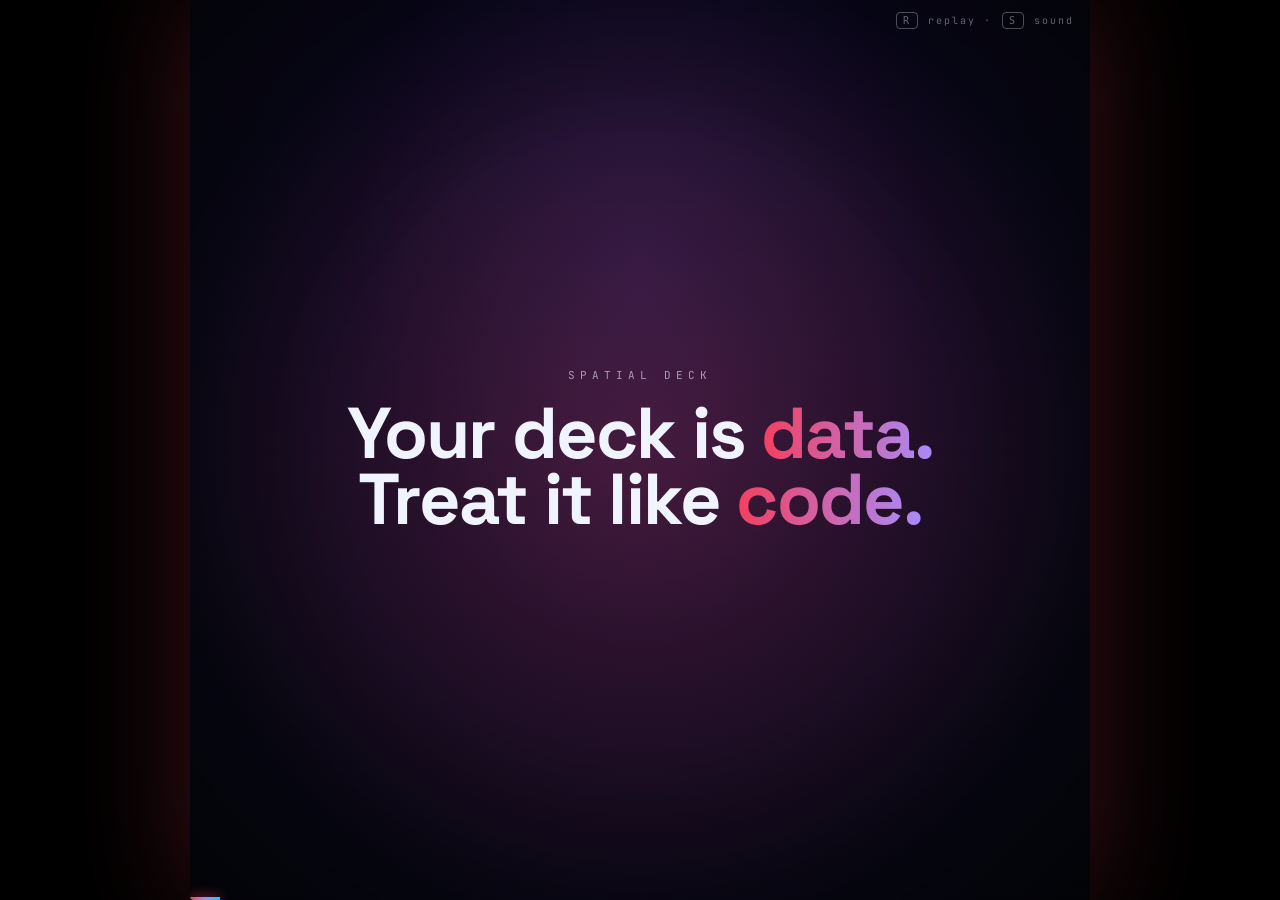
<file: promo/index.html>
<!doctype html>
<html lang="en">
<head>
<meta charset="utf-8">
<title>Spatial Deck — Promo</title>
<link rel="preconnect" href="https://fonts.googleapis.com">
<link rel="preconnect" href="https://fonts.gstatic.com" crossorigin>
<link href="https://fonts.googleapis.com/css2?family=Space+Grotesk:wght@400;500;600;700&family=JetBrains+Mono:wght@400;500&display=swap" rel="stylesheet">
<style>
  :root{
    --bg1:#0b0820; --bg2:#060810;
    --teal:#00d4ff; --purple:#a78bfa; --amber:#f59e0b; --rose:#f43f5e; --green:#22c55e;
    --ink:#f0f4ff;
    --bar: 1875ms;
    --beat: 468ms;
  }
  *{box-sizing:border-box;margin:0;padding:0}
  html,body{width:100%;height:100%;background:#000;overflow:hidden;font-family:'Space Grotesk',system-ui,sans-serif;color:var(--ink)}
  #stage{position:absolute;inset:0;display:grid;place-items:center}
  #frame{
    position:relative;width:min(100vmin,1080px);aspect-ratio:1/1;
    background:radial-gradient(ellipse at 50% 30%,#1a1238 0%, var(--bg1) 45%, var(--bg2) 100%);
    overflow:hidden;border-radius:4px;box-shadow:0 0 120px rgba(244,63,94,.25);
    isolation:isolate;
  }
  /* aura — pulses to beat */
  #aura{position:absolute;inset:-20%;background:radial-gradient(circle at 50% 50%, rgba(244,63,94,.22), transparent 55%);animation:aura var(--bar) ease-in-out infinite;z-index:0;pointer-events:none;mix-blend-mode:screen}
  @keyframes aura{0%,100%{opacity:.35;transform:scale(1)}50%{opacity:.75;transform:scale(1.1)}}

  /* scanlines for retro-tech vibe */
  #scan{position:absolute;inset:0;pointer-events:none;background:repeating-linear-gradient(0deg,transparent 0,transparent 2px,rgba(255,255,255,.012) 2px,rgba(255,255,255,.012) 3px);z-index:6;mix-blend-mode:overlay}

  .scene{position:absolute;inset:0;opacity:0;display:grid;place-items:center;padding:5%;z-index:1;transition:opacity .25s ease}
  .scene.active{opacity:1}

  /* ── shared text ── */
  .kicker{font-size:11px;font-family:'JetBrains Mono',monospace;letter-spacing:5px;color:rgba(240,244,255,.6);text-transform:uppercase;margin-bottom:18px;text-align:center}
  h1.big{font-size:clamp(40px,8vmin,100px);font-weight:700;line-height:.92;letter-spacing:-.025em;text-align:center}
  h1.big .accent{background:linear-gradient(90deg,var(--rose) 0%,var(--purple) 50%,var(--teal) 100%);-webkit-background-clip:text;background-clip:text;color:transparent;animation:shimmer 3s linear infinite;background-size:200% 100%}
  @keyframes shimmer{to{background-position:200% 0}}
  .sub{font-size:clamp(14px,2.2vmin,22px);color:rgba(240,244,255,.65);margin-top:18px;text-align:center;max-width:80%}

  /* ── terminal ── */
  .term{width:88%;max-width:920px;background:rgba(0,0,0,.65);border:1px solid rgba(255,255,255,.14);border-radius:14px;padding:22px 28px;font-family:'JetBrains Mono',monospace;font-size:clamp(12px,1.95vmin,18px);box-shadow:0 25px 70px rgba(0,0,0,.6);backdrop-filter:blur(8px)}
  .term .bar{display:flex;gap:6px;margin-bottom:14px}
  .term .bar i{width:10px;height:10px;border-radius:50%;background:#333}
  .term .bar i:nth-child(1){background:#ff5f57} .term .bar i:nth-child(2){background:#febc2e} .term .bar i:nth-child(3){background:#28c840}
  .term .line{color:rgba(240,244,255,.92);white-space:pre;overflow:hidden}
  .term .line .prompt{color:var(--rose)}
  .term .line .cmd{color:var(--teal)}
  .term .out{color:var(--green);margin-top:6px}
  .caret{display:inline-block;width:.55em;height:1em;background:var(--teal);vertical-align:-0.15em;animation:blink 1s steps(1) infinite;margin-left:2px}
  @keyframes blink{50%{opacity:0}}

  /* swatches & chips */
  .swatches{display:flex;gap:10px;margin-top:18px;justify-content:center}
  .sw{width:clamp(32px,5.2vmin,52px);height:clamp(32px,5.2vmin,52px);border-radius:10px;opacity:0;transform:scale(.5) rotate(-12deg)}
  .sw.show{animation:swIn .3s cubic-bezier(.2,.8,.2,1.4) forwards}
  @keyframes swIn{to{opacity:1;transform:scale(1) rotate(0)}}
  .chips{display:flex;flex-wrap:wrap;gap:10px;justify-content:center;margin-top:20px}
  .chip{padding:8px 16px;border-radius:999px;border:1.5px solid;font-family:'JetBrains Mono',monospace;font-size:clamp(10px,1.6vmin,14px);letter-spacing:2px;font-weight:600;opacity:0;transform:translateY(14px) scale(.9)}
  .chip.show{animation:chipIn .3s cubic-bezier(.2,.8,.2,1.3) forwards}
  @keyframes chipIn{to{opacity:1;transform:translateY(0) scale(1)}}
  .chip.teal{border-color:var(--teal);color:var(--teal);background:rgba(0,212,255,.1);box-shadow:0 0 24px rgba(0,212,255,.3)}
  .chip.purple{border-color:var(--purple);color:var(--purple);background:rgba(167,139,250,.1);box-shadow:0 0 24px rgba(167,139,250,.3)}
  .chip.amber{border-color:var(--amber);color:var(--amber);background:rgba(245,158,11,.1);box-shadow:0 0 24px rgba(245,158,11,.3)}
  .chip.rose{border-color:var(--rose);color:var(--rose);background:rgba(244,63,94,.1);box-shadow:0 0 24px rgba(244,63,94,.3)}

  /* ── live deck fly-through ── */
  .flythru{position:absolute;inset:0;display:grid;place-items:center}
  .flythru .viewport{position:relative;width:96%;height:96%;border-radius:14px;overflow:hidden;box-shadow:0 30px 100px rgba(0,0,0,.7);border:2px solid rgba(244,63,94,.25)}
  .flythru iframe{position:absolute;width:160%;height:160%;left:-30%;top:-30%;border:0;background:#0b0820;pointer-events:none;transition:transform 800ms cubic-bezier(.4,0,.2,1), filter 400ms;transform-origin:50% 50%}
  .flythru .grade{position:absolute;inset:0;background:radial-gradient(ellipse at center,transparent 30%,rgba(11,8,32,.5) 100%);pointer-events:none}
  .flythru .badge{position:absolute;top:14px;left:14px;padding:6px 12px;background:rgba(244,63,94,.95);color:#fff;font-family:'JetBrains Mono',monospace;font-size:10px;letter-spacing:3px;border-radius:4px;animation:blink 1.2s infinite;z-index:5}
  .flythru .hud{position:absolute;bottom:18px;left:50%;transform:translateX(-50%);padding:10px 22px;background:rgba(0,0,0,.7);border:1px solid rgba(0,212,255,.4);border-radius:10px;font-family:'JetBrains Mono',monospace;font-size:clamp(11px,1.6vmin,15px);color:var(--teal);letter-spacing:3px;backdrop-filter:blur(8px);opacity:0;transition:opacity .3s}
  .flythru .hud.show{opacity:1}
  .flythru .keys{position:absolute;top:14px;right:14px;display:flex;gap:6px;z-index:5;opacity:0;transition:opacity .3s}
  .flythru .keys.show{opacity:1}
  .flythru .keys kbd{padding:6px 10px;background:rgba(0,0,0,.7);border:1px solid rgba(240,244,255,.3);border-radius:6px;font-family:'JetBrains Mono',monospace;font-size:11px;color:#f0f4ff;letter-spacing:1px}
  .flythru .keys kbd.tap{animation:tap .3s ease}
  @keyframes tap{0%{background:var(--teal);color:#000;transform:scale(1.15)}100%{background:rgba(0,0,0,.7);transform:scale(1)}}

  /* ── claude design ── */
  .cd{display:grid;grid-template-columns:1fr auto 1fr;gap:24px;align-items:center;width:92%;max-width:960px}
  .cd-side{padding:24px;border-radius:14px;border:1.5px solid;text-align:center;backdrop-filter:blur(6px)}
  .cd-side.left{border-color:var(--purple);background:rgba(167,139,250,.1);box-shadow:0 0 40px rgba(167,139,250,.15)}
  .cd-side.right{border-color:var(--teal);background:rgba(0,212,255,.1);box-shadow:0 0 40px rgba(0,212,255,.15)}
  .cd-side .name{font-size:clamp(14px,2.4vmin,24px);font-weight:700;letter-spacing:1px;margin-bottom:8px}
  .cd-side.left .name{color:var(--purple)} .cd-side.right .name{color:var(--teal)}
  .cd-side .what{font-family:'JetBrains Mono',monospace;font-size:clamp(10px,1.5vmin,14px);color:rgba(240,244,255,.65);letter-spacing:2px;line-height:1.5}
  .cd-arrow{font-size:clamp(28px,5vmin,50px);color:var(--rose);animation:arrowPump var(--beat) ease-in-out infinite}
  @keyframes arrowPump{0%,100%{transform:translateX(0)}50%{transform:translateX(8px)}}
  .cd-title{text-align:center;font-size:clamp(16px,2.6vmin,26px);color:rgba(240,244,255,.88);margin-top:24px;line-height:1.3}
  .cd-title b{color:var(--rose)}

  /* ── hero (single SVG punchline) ── */
  .hero{width:90%;max-width:960px;display:flex;flex-direction:column;align-items:center;gap:18px}
  .hero img{width:100%;border-radius:12px;filter:drop-shadow(0 0 50px rgba(244,63,94,.3));animation:heroIn .35s cubic-bezier(.2,.8,.2,1) both}
  @keyframes heroIn{from{opacity:0;transform:scale(.92)}to{opacity:1;transform:scale(1)}}
  .hero .cap{font-size:clamp(22px,4vmin,42px);font-weight:700;letter-spacing:-.015em;text-align:center;line-height:1.05}
  .hero .cap .em{color:var(--rose)}
  .hero .cap .tealem{color:var(--teal)}

  /* ── end card ── */
  .end{text-align:center}
  .end .logo{font-size:clamp(38px,7.5vmin,80px);font-weight:700;letter-spacing:-.03em}
  .end .logo span{background:linear-gradient(90deg,var(--rose),var(--purple),var(--teal));-webkit-background-clip:text;background-clip:text;color:transparent;background-size:200% 100%;animation:shimmer 3s linear infinite}
  .end .tag{font-size:clamp(13px,2vmin,20px);color:rgba(240,244,255,.6);margin:14px 0 24px;font-family:'JetBrains Mono',monospace;letter-spacing:3px}
  .end .url{display:inline-block;padding:14px 28px;border:1.5px solid var(--teal);color:var(--teal);border-radius:12px;font-family:'JetBrains Mono',monospace;font-size:clamp(12px,2vmin,18px);letter-spacing:2px;box-shadow:0 0 30px rgba(0,212,255,.3);animation:pulseUrl 1.5s ease-in-out infinite}
  @keyframes pulseUrl{0%,100%{box-shadow:0 0 30px rgba(0,212,255,.3)}50%{box-shadow:0 0 50px rgba(0,212,255,.55)}}
  .end .cred{display:flex;gap:10px;justify-content:center;margin-top:22px;font-family:'JetBrains Mono',monospace;font-size:clamp(10px,1.4vmin,13px);color:rgba(240,244,255,.55);letter-spacing:2px;flex-wrap:wrap}
  .end .cred span{padding:5px 10px;border:1px solid rgba(240,244,255,.2);border-radius:5px}
  .end .complement{margin-top:24px;font-family:'JetBrains Mono',monospace;font-size:clamp(11px,1.7vmin,15px);color:rgba(240,244,255,.5);letter-spacing:3px}
  .end .complement b{color:var(--purple)}

  /* progress + hint */
  #progress{position:absolute;left:0;bottom:0;height:3px;background:linear-gradient(90deg,var(--rose),var(--purple),var(--teal));width:0%;z-index:7;box-shadow:0 0 12px var(--rose)}
  #hint{position:absolute;top:14px;right:16px;font-family:'JetBrains Mono',monospace;font-size:10px;letter-spacing:2px;color:rgba(240,244,255,.4);z-index:10}
  #hint kbd{border:1px solid rgba(240,244,255,.3);padding:2px 6px;border-radius:4px;margin:0 2px}
  #sound-badge{position:absolute;top:14px;left:16px;font-family:'JetBrains Mono',monospace;font-size:10px;letter-spacing:2px;color:var(--rose);z-index:10;opacity:0;transition:opacity .3s}
  #sound-badge.on{opacity:1}

  #frame::after{content:"";position:absolute;inset:0;pointer-events:none;background:radial-gradient(ellipse at center,transparent 50%,rgba(0,0,0,.6) 100%);z-index:3}
</style>
</head>
<body>
<div id="stage">
  <div id="frame">
    <div id="aura"></div>
    <div id="scan"></div>
    <div id="sound-badge">♪ SOUND</div>
    <div id="hint"><kbd>R</kbd> replay &middot; <kbd>S</kbd> sound</div>

    <!-- 1. Title flash (0 - 2500) -->
    <div class="scene" data-start="0" data-end="2500">
      <div>
        <div class="kicker">Spatial Deck</div>
        <h1 class="big">Your deck is <span class="accent">data.</span><br>Treat it like <span class="accent">code.</span></h1>
      </div>
    </div>

    <!-- 2. import_tokens + Claude Design framing (2500 - 7000) -->
    <div class="scene" data-start="2500" data-end="7000">
      <div style="width:100%">
        <div class="kicker" style="color:var(--purple)">Hand off from Claude Design →</div>
        <div class="term" style="margin:0 auto">
          <div class="bar"><i></i><i></i><i></i></div>
          <div class="line"><span class="prompt">$ </span><span class="cmd" id="t1"></span><span class="caret"></span></div>
          <div class="line out" id="t1out"></div>
          <div class="swatches" id="swatches">
            <div class="sw" style="background:#00d4ff"></div>
            <div class="sw" style="background:#a78bfa"></div>
            <div class="sw" style="background:#f43f5e"></div>
            <div class="sw" style="background:#f59e0b"></div>
            <div class="sw" style="background:#22c55e"></div>
          </div>
        </div>
      </div>
    </div>

    <!-- 3. Live deck fly-through #1 (7000 - 15000) -->
    <div class="scene" data-start="7000" data-end="15000">
      <div class="flythru">
        <div class="viewport">
          <div class="badge">LIVE DECK</div>
          <div class="keys" id="keys1"><kbd id="kArrow">→</kbd></div>
          <iframe id="live1" src="about:blank"></iframe>
          <div class="grade"></div>
          <div class="hud" id="hud1">ARROW = NEXT SLIDE</div>
        </div>
      </div>
    </div>

    <!-- 4. import_pptx + chapters (15000 - 19000) -->
    <div class="scene" data-start="15000" data-end="19000">
      <div class="term" style="width:88%;margin:0 auto">
        <div class="bar"><i></i><i></i><i></i></div>
        <div class="line"><span class="prompt">$ </span><span class="cmd" id="t2"></span><span class="caret"></span></div>
        <div class="line out" id="t2out"></div>
        <div class="chips">
          <div class="chip teal">CH 1 &middot; DEFINE THE SPATIAL</div>
          <div class="chip purple">CH 2 &middot; MATCH THE PLATFORM</div>
          <div class="chip amber">CH 3 &middot; ITERATION SPEED</div>
          <div class="chip rose">CH 4 &middot; DECK AS CODE</div>
        </div>
      </div>
    </div>

    <!-- 5. Live deck fly-through #2 — features (19000 - 27000) -->
    <div class="scene" data-start="19000" data-end="27000">
      <div class="flythru">
        <div class="viewport">
          <div class="badge">FEATURES</div>
          <iframe id="live2" src="about:blank"></iframe>
          <div class="grade"></div>
          <div class="hud" id="hud2">CONSTELLATION MAP</div>
        </div>
      </div>
    </div>

    <!-- 6. Claude Design bridge (27000 - 30500) -->
    <div class="scene" data-start="27000" data-end="30500">
      <div style="width:100%">
        <div class="cd">
          <div class="cd-side left">
            <div class="name">Claude Design</div>
            <div class="what">TOKENS<br>STYLES<br>HANDOFF</div>
          </div>
          <div class="cd-arrow">→</div>
          <div class="cd-side right">
            <div class="name">Spatial Deck</div>
            <div class="what">LIVING DECK<br>ZERO BUILD<br>YOURS TO FORK</div>
          </div>
        </div>
        <div class="cd-title">The deck runtime for <b>Claude Design</b> output.</div>
      </div>
    </div>

    <!-- 7. Merge punchline (30500 - 34000) -->
    <div class="scene" data-start="30500" data-end="34000">
      <div class="hero">
        <img src="../images/ch4-case3-mergediff.svg" alt="">
        <div class="cap"><span class="em">Merge.</span> <span class="tealem">Diff.</span> <span class="em">Ship.</span></div>
      </div>
    </div>

    <!-- 8. End card (34000 - 39000) -->
    <div class="scene" data-start="34000" data-end="39000">
      <div class="end">
        <div class="logo"><span>Spatial Deck</span></div>
        <div class="tag">ZERO BUILD &middot; ONE FILE &middot; YOURS TO FORK</div>
        <div class="url">github.com/ibrews/spatial-deck</div>
        <div class="cred">
          <span>.md</span><span>.html</span><span>.pptx</span><span>.pdf</span><span>.css</span>
        </div>
        <div class="complement">Complements <b>Claude Design</b></div>
      </div>
    </div>

    <div id="progress"></div>
  </div>
</div>

<script>
(function(){
  const scenes = Array.from(document.querySelectorAll('.scene'));
  const progress = document.getElementById('progress');
  const soundBadge = document.getElementById('sound-badge');
  const DURATION = 39000;
  const BPM = 128;
  const BEAT = 60000 / BPM;

  let t0 = null, raf = null, audioOn = false, ctx = null, master = null;

  // ── Audio ──
  function initAudio(){
    if(ctx) return;
    ctx = new (window.AudioContext||window.webkitAudioContext)();
    master = ctx.createGain(); master.gain.value = .55; master.connect(ctx.destination);
  }
  function kick(t){ const o=ctx.createOscillator(),g=ctx.createGain(); o.frequency.setValueAtTime(120,t); o.frequency.exponentialRampToValueAtTime(40,t+.12); g.gain.setValueAtTime(0,t); g.gain.linearRampToValueAtTime(1,t+.005); g.gain.exponentialRampToValueAtTime(.001,t+.22); o.connect(g).connect(master); o.start(t); o.stop(t+.25); }
  function hat(t,open=false){ const b=ctx.createBuffer(1,ctx.sampleRate*.1,ctx.sampleRate),d=b.getChannelData(0); for(let i=0;i<d.length;i++) d[i]=(Math.random()*2-1); const s=ctx.createBufferSource(); s.buffer=b; const hp=ctx.createBiquadFilter(); hp.type='highpass'; hp.frequency.value=7000; const g=ctx.createGain(); g.gain.setValueAtTime(.18,t); g.gain.exponentialRampToValueAtTime(.001,t+(open?.18:.05)); s.connect(hp).connect(g).connect(master); s.start(t); s.stop(t+.2); }
  function bass(t,freq,dur=BEAT/1000*0.9){ const o=ctx.createOscillator(),g=ctx.createGain(),lp=ctx.createBiquadFilter(); o.type='sawtooth'; o.frequency.value=freq; lp.type='lowpass'; lp.frequency.setValueAtTime(400,t); lp.frequency.exponentialRampToValueAtTime(1300,t+.05); lp.frequency.exponentialRampToValueAtTime(300,t+dur); g.gain.setValueAtTime(0,t); g.gain.linearRampToValueAtTime(.3,t+.01); g.gain.exponentialRampToValueAtTime(.001,t+dur); o.connect(lp).connect(g).connect(master); o.start(t); o.stop(t+dur+.05); }
  function arp(t,freq){ const o=ctx.createOscillator(),g=ctx.createGain(); o.type='square'; o.frequency.value=freq; g.gain.setValueAtTime(0,t); g.gain.linearRampToValueAtTime(.1,t+.005); g.gain.exponentialRampToValueAtTime(.001,t+.15); o.connect(g).connect(master); o.start(t); o.stop(t+.2); }
  function riser(t,dur=1.5){ const n=ctx.createBufferSource(),b=ctx.createBuffer(1,ctx.sampleRate*dur,ctx.sampleRate),d=b.getChannelData(0); for(let i=0;i<d.length;i++) d[i]=(Math.random()*2-1); n.buffer=b; const bp=ctx.createBiquadFilter(); bp.type='bandpass'; bp.Q.value=4; bp.frequency.setValueAtTime(300,t); bp.frequency.exponentialRampToValueAtTime(6500,t+dur); const g=ctx.createGain(); g.gain.setValueAtTime(0,t); g.gain.linearRampToValueAtTime(.22,t+dur*.85); g.gain.linearRampToValueAtTime(0,t+dur); n.connect(bp).connect(g).connect(master); n.start(t); n.stop(t+dur+.05); }
  function whoosh(){ if(!audioOn||!ctx) return; const t=ctx.currentTime; const n=ctx.createBufferSource(),b=ctx.createBuffer(1,ctx.sampleRate*.4,ctx.sampleRate),d=b.getChannelData(0); for(let i=0;i<d.length;i++) d[i]=(Math.random()*2-1)*.7; n.buffer=b; const bp=ctx.createBiquadFilter(); bp.type='bandpass'; bp.Q.value=2; bp.frequency.setValueAtTime(800,t); bp.frequency.exponentialRampToValueAtTime(4500,t+.35); const g=ctx.createGain(); g.gain.setValueAtTime(.35,t); g.gain.exponentialRampToValueAtTime(.001,t+.4); n.connect(bp).connect(g).connect(master); n.start(t); n.stop(t+.45); }
  function bing(freq=880){ if(!audioOn||!ctx) return; const t=ctx.currentTime; const o=ctx.createOscillator(),g=ctx.createGain(); o.type='triangle'; o.frequency.value=freq; g.gain.setValueAtTime(0,t); g.gain.linearRampToValueAtTime(.13,t+.01); g.gain.exponentialRampToValueAtTime(.001,t+.3); o.connect(g).connect(master); o.start(t); o.stop(t+.35); }
  function tick_sfx(){ if(!audioOn||!ctx) return; const t=ctx.currentTime; const o=ctx.createOscillator(),g=ctx.createGain(); o.type='sine'; o.frequency.value=2200; g.gain.setValueAtTime(0,t); g.gain.linearRampToValueAtTime(.06,t+.005); g.gain.exponentialRampToValueAtTime(.001,t+.06); o.connect(g).connect(master); o.start(t); o.stop(t+.07); }

  function scheduleMusic(startT){
    const bassNotes = [110,110,164.8,110,130.8,110,146.8,110];
    const arpNotes  = [440,523,659,523,440,659,880,659];
    const BARS = Math.ceil(DURATION/1000 / (BEAT*4/1000));
    for(let b=0; b<BARS; b++){
      const barT = startT + b*(BEAT*4)/1000;
      kick(barT); kick(barT + 2*BEAT/1000);
      hat(barT + BEAT/1000, true); hat(barT + 3*BEAT/1000, true);
      for(let i=0;i<8;i++) hat(barT + i*BEAT/2000);
      for(let i=0;i<8;i++) bass(barT + i*BEAT/2000, bassNotes[i], BEAT/2000*.95);
      if(b>=2 && b%2===1){ for(let i=0;i<8;i++) arp(barT + i*BEAT/2000, arpNotes[i]); }
    }
    riser(startT + 6.0, 1.0);   // before fly-through #1
    riser(startT + 18.0, 1.0);  // before fly-through #2
    riser(startT + 33.0, 1.5);  // before end card
  }

  function typewrite(el, text, speed=28){
    el.textContent='';
    let i=0;
    const id = setInterval(()=>{
      if(i>=text.length){clearInterval(id); return;}
      el.textContent += text[i++];
      tick_sfx();
    }, speed);
    return id;
  }

  // ── live deck fly-through controllers ──
  function flythru1(){
    const f=document.getElementById('live1'), hud=document.getElementById('hud1'), keys=document.getElementById('keys1'), arrow=document.getElementById('kArrow');
    keys.classList.add('show');
    const tour = [
      {t:50,    hash:'#1', label:'COVER', zoom:1.0, x:0, y:0},
      {t:1300,  hash:'#2', label:'CH 1 · DEFINE THE SPATIAL', zoom:1.05, x:-3, y:0},
      {t:2600,  hash:'#3', label:'CASE STUDY · CARDIAC SURGERY VR', zoom:1.1, x:3, y:-3},
      {t:3900,  hash:'#5', label:'MEDIA CYCLER · LIVE', zoom:1.05, x:0, y:3},
      {t:5200,  hash:'#7', label:'CH 2 · MATCH THE PLATFORM', zoom:1.0, x:0, y:0},
      {t:6500,  hash:'#9', label:'18 SLIDES · 4 CHAPTERS', zoom:1.08, x:-2, y:-2},
    ];
    tour.forEach(step=>{
      setTimeout(()=>{
        try{ f.contentWindow.location.hash = step.hash; }catch(e){ f.src='../index.html?view'+step.hash; }
        hud.textContent = step.label; hud.classList.add('show');
        f.style.transform = `scale(${step.zoom}) translate(${step.x}%, ${step.y}%)`;
        arrow.classList.remove('tap'); void arrow.offsetWidth; arrow.classList.add('tap');
        bing(659+Math.random()*200);
      }, step.t);
    });
    f.src='../index.html?view#1';
  }
  function flythru2(){
    const f=document.getElementById('live2'), hud=document.getElementById('hud2');
    const tour = [
      {t:50,    hash:'#11', label:'CH 3 · ITERATION SPEED', zoom:1.05, x:0, y:0},
      {t:1400,  hash:'#13', label:'KEYFRAME ANIMATION SYSTEM', zoom:1.1, x:-4, y:2},
      {t:2800,  hash:'#15', label:'CH 4 · DECK AS CODE', zoom:1.0, x:0, y:0},
      {t:4200,  hash:'#17', label:'MERGE · DIFF · SHIP', zoom:1.08, x:3, y:-2},
      {t:5600,  hash:'#19', label:'BONUS · 3D MONOCLE', zoom:1.12, x:0, y:0},
      {t:6900,  hash:'#0',  label:'SETTINGS · v0.0.5', zoom:1.0, x:0, y:0},
    ];
    tour.forEach(step=>{
      setTimeout(()=>{
        try{ f.contentWindow.location.hash = step.hash; }catch(e){ f.src='../index.html?view'+step.hash; }
        hud.textContent = step.label; hud.classList.add('show');
        f.style.transform = `scale(${step.zoom}) translate(${step.x}%, ${step.y}%)`;
        bing(523+Math.random()*300);
      }, step.t);
    });
    f.src='../index.html?view#11';
  }

  // ── scene fx (once each) ──
  const fired = new Set();
  function trigger(key, fn){ if(fired.has(key)) return; fired.add(key); fn(); }

  function sceneFX(i){
    if(i===1) trigger('s1',()=>{ /* soft */ });
    if(i===2) trigger('s2',()=>{
      whoosh();
      typewrite(document.getElementById('t1'),'python tools/import_tokens.py claude-design.css',26);
      setTimeout(()=>{ document.getElementById('t1out').textContent='✓ palette synced · 5 tokens'; bing(660);},1300);
      document.querySelectorAll('#swatches .sw').forEach((s,k)=>setTimeout(()=>{s.classList.add('show'); bing(440+k*90);},1500+k*100));
    });
    if(i===3) trigger('s3',()=>{ whoosh(); flythru1(); });
    if(i===4) trigger('s4',()=>{
      whoosh();
      typewrite(document.getElementById('t2'),'python tools/import_pptx.py talk.pptx',26);
      setTimeout(()=>{ document.getElementById('t2out').textContent='✓ 4 chapters · 18 cases · merged'; bing(660);},1100);
      document.querySelectorAll('.chips .chip').forEach((c,k)=>setTimeout(()=>{c.classList.add('show'); bing(523+k*80);},1300+k*150));
    });
    if(i===5) trigger('s5',()=>{ whoosh(); flythru2(); });
    if(i===6) trigger('s6',()=>{ whoosh(); setTimeout(()=>bing(784),300); });
    if(i===7) trigger('s7',()=>whoosh());
    if(i===8) trigger('s8',()=>{ whoosh(); setTimeout(()=>bing(880),100); setTimeout(()=>bing(1175),300); setTimeout(()=>bing(1318),500); });
  }

  function tick(ts){
    if(t0===null) t0=ts;
    const t = ts - t0;
    if(t >= DURATION){ cancelAnimationFrame(raf); progress.style.width='100%'; return; }
    progress.style.width = (t/DURATION*100).toFixed(2)+'%';
    scenes.forEach((s, idx)=>{
      const start=+s.dataset.start, end=+s.dataset.end;
      const active = t>=start && t<end;
      if(active && !s.classList.contains('active')){
        s.classList.add('active');
        sceneFX(idx+1);
      } else if(!active && s.classList.contains('active')){
        s.classList.remove('active');
      }
    });
    raf = requestAnimationFrame(tick);
  }

  function play(){
    fired.clear();
    scenes.forEach(s=>s.classList.remove('active'));
    ['t1','t2','t1out','t2out'].forEach(id=>{const el=document.getElementById(id); if(el) el.textContent='';});
    document.querySelectorAll('.sw,.chip,.hud,.keys').forEach(el=>el.classList.remove('show'));
    ['live1','live2'].forEach(id=>{const f=document.getElementById(id); if(f){f.src='about:blank'; f.style.transform='scale(1)';}});
    t0=null; cancelAnimationFrame(raf);
    if(audioOn){ initAudio(); scheduleMusic(ctx.currentTime + 0.1); }
    raf = requestAnimationFrame(tick);
  }

  window.addEventListener('keydown', e=>{
    if(e.key==='r'||e.key==='R') play();
    if(e.key==='s'||e.key==='S'){
      audioOn = !audioOn;
      soundBadge.classList.toggle('on', audioOn);
      if(audioOn) initAudio();
      play();
    }
  });

  play();
})();
</script>
</body>
</html>
</file>
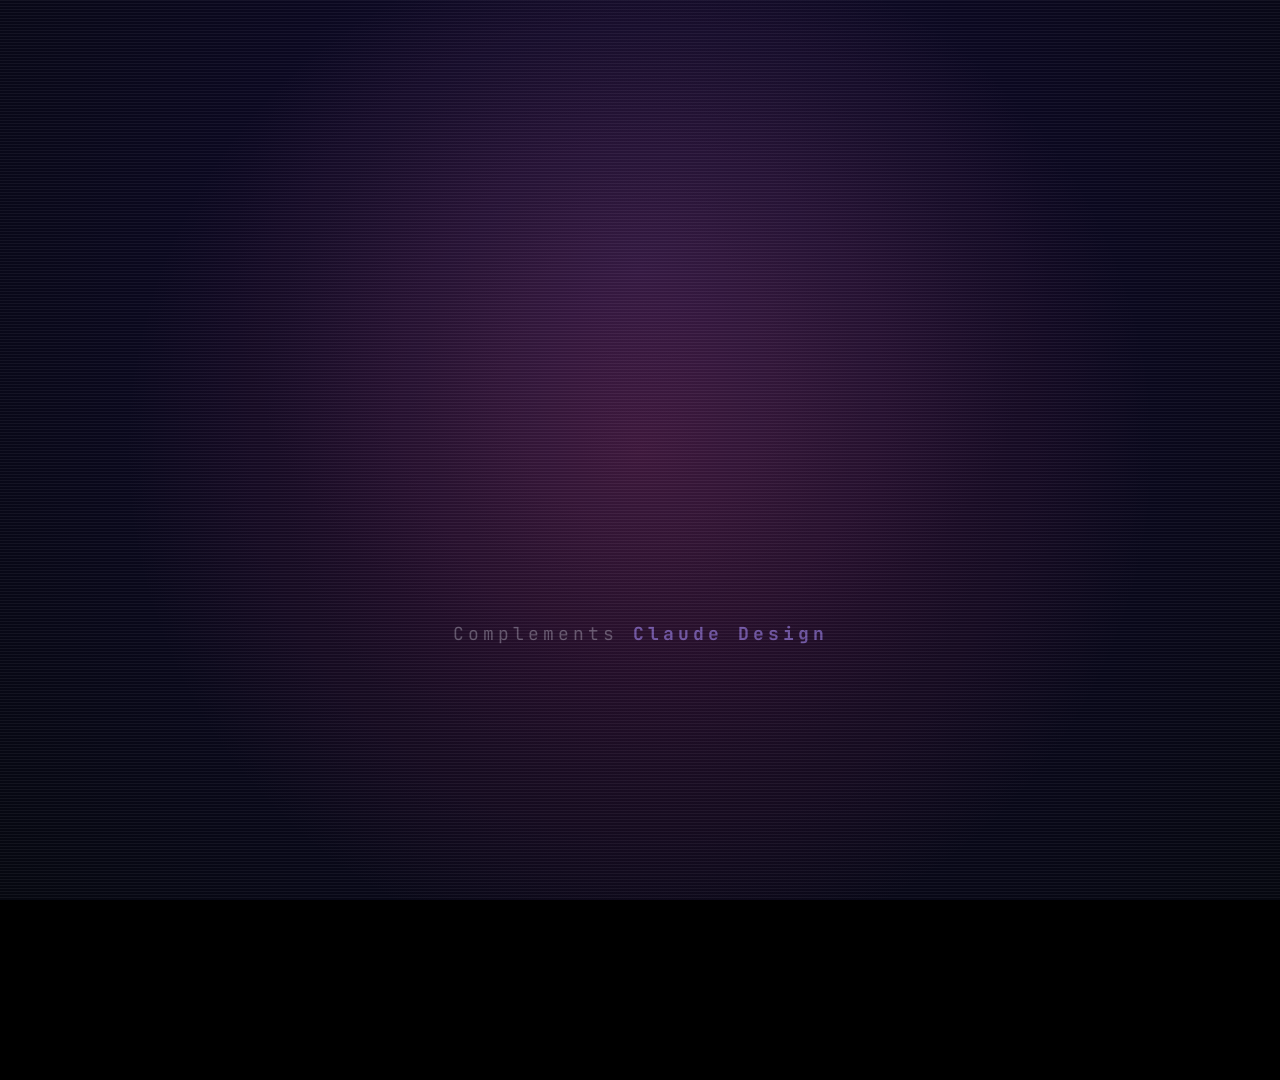
<file: promo/hyperframes/index.html>
<!doctype html>
<html lang="en">
<head>
<meta charset="UTF-8" />
<meta name="viewport" content="width=1080, height=1080" />
<link rel="preconnect" href="https://fonts.googleapis.com">
<link rel="preconnect" href="https://fonts.gstatic.com" crossorigin>
<link href="https://fonts.googleapis.com/css2?family=Space+Grotesk:wght@400;500;600;700&family=JetBrains+Mono:wght@400;500&display=swap" rel="stylesheet">
<script src="https://cdn.jsdelivr.net/npm/gsap@3.14.2/dist/gsap.min.js"></script>
<style>
:root{
  --bg1:#0b0820; --bg2:#060810;
  --teal:#00d4ff; --purple:#a78bfa; --amber:#f59e0b; --rose:#f43f5e; --green:#22c55e;
  --ink:#f0f4ff;
}
*{margin:0;padding:0;box-sizing:border-box}
html,body{margin:0;width:1080px;height:1080px;overflow:hidden;background:#000;font-family:'Space Grotesk',system-ui,sans-serif;color:var(--ink)}

.scene{position:absolute;inset:0;background:radial-gradient(ellipse at 50% 30%,#1a1238 0%,var(--bg1) 45%,var(--bg2) 100%);display:flex;flex-direction:column;align-items:center;justify-content:center;padding:80px;text-align:center;overflow:hidden}
.scene .aura{position:absolute;inset:-10%;background:radial-gradient(circle at 50% 50%,rgba(244,63,94,.18),transparent 55%);pointer-events:none;mix-blend-mode:screen;z-index:0}
.scene .scan{position:absolute;inset:0;pointer-events:none;background:repeating-linear-gradient(0deg,transparent 0,transparent 2px,rgba(255,255,255,.012) 2px,rgba(255,255,255,.012) 3px);z-index:6;mix-blend-mode:overlay}
.scene > *:not(.aura):not(.scan){position:relative;z-index:1}

.kicker{font-family:'JetBrains Mono',monospace;font-size:18px;letter-spacing:6px;color:rgba(240,244,255,.55);text-transform:uppercase;margin-bottom:28px}
.title{font-size:104px;font-weight:700;line-height:.92;letter-spacing:-.025em}
.title .accent{background:linear-gradient(90deg,var(--rose),var(--purple),var(--teal));-webkit-background-clip:text;background-clip:text;color:transparent}
.sub{font-size:26px;color:rgba(240,244,255,.7);margin-top:32px;max-width:80%;line-height:1.4}

.term{width:88%;max-width:900px;background:rgba(0,0,0,.6);border:1px solid rgba(255,255,255,.14);border-radius:16px;padding:34px 38px;font-family:'JetBrains Mono',monospace;font-size:22px;box-shadow:0 24px 80px rgba(0,0,0,.6);text-align:left}
.term .bar{display:flex;gap:8px;margin-bottom:20px}
.term .bar i{width:13px;height:13px;border-radius:50%;display:inline-block}
.term .bar i:nth-child(1){background:#ff5f57}.term .bar i:nth-child(2){background:#febc2e}.term .bar i:nth-child(3){background:#28c840}
.term .line{color:rgba(240,244,255,.92);line-height:1.6}
.term .line .prompt{color:var(--rose)}.term .line .cmd{color:var(--teal)}.term .line .arg{color:var(--amber)}
.term .out{color:var(--green);margin-top:14px;line-height:1.6}

.swatches{display:flex;gap:14px;margin-top:24px;justify-content:center}
.sw{width:54px;height:54px;border-radius:12px;box-shadow:0 8px 24px rgba(0,0,0,.4)}

.chips{display:flex;flex-wrap:wrap;gap:14px;justify-content:center;margin-top:28px}
.chip{padding:12px 22px;border-radius:999px;border:2px solid;font-family:'JetBrains Mono',monospace;font-size:16px;letter-spacing:2px;font-weight:600}
.chip.teal{border-color:var(--teal);color:var(--teal);background:rgba(0,212,255,.1)}
.chip.purple{border-color:var(--purple);color:var(--purple);background:rgba(167,139,250,.1)}
.chip.amber{border-color:var(--amber);color:var(--amber);background:rgba(245,158,11,.1)}
.chip.rose{border-color:var(--rose);color:var(--rose);background:rgba(244,63,94,.1)}

/* ── Live deck mock viewport (replaces iframe — see notes) ── */
.flythru{position:absolute;inset:60px;border-radius:18px;border:2px solid rgba(244,63,94,.35);box-shadow:0 30px 100px rgba(0,0,0,.7);overflow:hidden;background:#0b0820}
.flythru::before{content:"LIVE DECK";position:absolute;top:18px;left:18px;padding:7px 14px;background:rgba(244,63,94,.95);color:#fff;font-family:'JetBrains Mono',monospace;font-size:14px;letter-spacing:4px;border-radius:5px;z-index:5}
.flythru .keys{position:absolute;top:18px;right:18px;display:flex;gap:8px;z-index:5}
.flythru .keys kbd{padding:8px 12px;background:rgba(0,0,0,.7);border:1px solid rgba(240,244,255,.4);border-radius:6px;font-family:'JetBrains Mono',monospace;font-size:14px;color:#f0f4ff}
.flythru .pan{position:absolute;inset:0;display:flex;flex-direction:column;align-items:center;justify-content:center;text-align:center;padding:80px}
.flythru .pan .slide-kick{font-family:'JetBrains Mono',monospace;font-size:14px;letter-spacing:5px;color:rgba(240,244,255,.5);text-transform:uppercase;margin-bottom:20px}
.flythru .pan .slide-title{font-size:72px;font-weight:700;line-height:1;letter-spacing:-.02em;background:linear-gradient(90deg,var(--rose),var(--purple),var(--teal));-webkit-background-clip:text;background-clip:text;color:transparent}
.flythru .pan .slide-sub{font-size:22px;color:rgba(240,244,255,.7);margin-top:18px;max-width:78%;line-height:1.35}
.flythru .pan img{max-width:78%;max-height:55%;border-radius:12px;margin-top:24px;box-shadow:0 15px 50px rgba(0,0,0,.6)}
.flythru .grade{position:absolute;inset:0;background:radial-gradient(ellipse at center,transparent 35%,rgba(11,8,32,.55) 100%);pointer-events:none;z-index:4}
.flythru .hud{position:absolute;bottom:22px;left:50%;transform:translateX(-50%);padding:12px 24px;background:rgba(0,0,0,.75);border:1px solid rgba(0,212,255,.5);border-radius:10px;font-family:'JetBrains Mono',monospace;font-size:14px;color:var(--teal);letter-spacing:3px;backdrop-filter:blur(8px);z-index:5}

/* ── Claude Design bridge ── */
.cd{display:grid;grid-template-columns:1fr auto 1fr;gap:30px;align-items:center;width:92%;max-width:960px;margin-top:20px}
.cd-side{padding:36px 28px;border-radius:16px;border:2px solid;text-align:center}
.cd-side.left{border-color:var(--purple);background:rgba(167,139,250,.10)}
.cd-side.right{border-color:var(--teal);background:rgba(0,212,255,.10)}
.cd-side .name{font-size:32px;font-weight:700;letter-spacing:.5px;margin-bottom:14px}
.cd-side.left .name{color:var(--purple)}.cd-side.right .name{color:var(--teal)}
.cd-side .what{font-family:'JetBrains Mono',monospace;font-size:14px;color:rgba(240,244,255,.7);letter-spacing:2px;line-height:1.7}
.cd-arrow{font-size:60px;color:var(--rose)}
.cd-title{font-size:32px;color:rgba(240,244,255,.92);margin-top:42px;max-width:84%;line-height:1.3}
.cd-title b{color:var(--rose)}

/* ── hero (svg punchline) ── */
.hero{width:90%;max-width:920px;display:flex;flex-direction:column;align-items:center;gap:32px}
.hero img{width:100%;border-radius:14px;filter:drop-shadow(0 0 50px rgba(244,63,94,.3));background:rgba(0,0,0,.2)}
.hero .cap{font-size:48px;font-weight:700;letter-spacing:-.015em;line-height:1.1}
.hero .cap .em{color:var(--rose)}
.hero .cap .tealem{color:var(--teal)}

/* ── end card ── */
.end .logo{font-size:104px;font-weight:700;letter-spacing:-.025em}
.end .logo .gradient{background:linear-gradient(90deg,var(--rose),var(--purple),var(--teal));-webkit-background-clip:text;background-clip:text;color:transparent}
.end .tag{font-size:22px;color:rgba(240,244,255,.6);margin:22px 0 32px;font-family:'JetBrains Mono',monospace;letter-spacing:5px}
.end .url{font-size:30px;color:var(--teal);font-family:'JetBrains Mono',monospace;letter-spacing:2px;padding:16px 32px;border:2px solid var(--teal);border-radius:14px;display:inline-block;box-shadow:0 0 40px rgba(0,212,255,.3)}
.end .complement{margin-top:36px;font-family:'JetBrains Mono',monospace;font-size:18px;color:rgba(240,244,255,.55);letter-spacing:4px}
.end .complement b{color:var(--purple)}
</style>
</head>
<body>
<div id="root" data-composition-id="main" data-start="0" data-duration="39" data-width="1080" data-height="1080">

  <!-- Audio bed: bounced procedural soundtrack -->
  <audio id="track" class="clip" data-start="0" data-duration="39" data-track-index="0" data-volume="1" src="assets/track.wav" preload="auto"></audio>

  <!-- 1. Title (0 - 2.5) -->
  <div id="s1" class="scene clip" data-start="0" data-duration="2.5" data-track-index="1">
    <div class="aura"></div>
    <div class="scan"></div>
    <div class="kicker">SPATIAL DECK</div>
    <h1 class="title">Your deck is <span class="accent">data.</span><br/>Treat it like <span class="accent">code.</span></h1>
  </div>

  <!-- 2. import_tokens + Claude Design hand-off (2.5 - 7) -->
  <div id="s2" class="scene clip" data-start="2.5" data-duration="4.5" data-track-index="1">
    <div class="aura"></div>
    <div class="scan"></div>
    <div class="kicker" style="color:var(--purple)">HAND OFF FROM CLAUDE DESIGN →</div>
    <div class="term">
      <div class="bar"><i></i><i></i><i></i></div>
      <div class="line"><span class="prompt">$</span> <span class="cmd">python</span> <span class="arg">tools/import_tokens.py</span> claude-design.css</div>
      <div class="out s2-out" style="opacity:0">→ palette synced · 5 tokens</div>
      <div class="out s2-out" style="opacity:0">→ fonts mapped (Space Grotesk, JetBrains Mono)</div>
      <div class="out s2-out" style="opacity:0">✓ deck restyled in 0.4s</div>
      <div class="swatches">
        <div class="sw s2-sw" style="background:#00d4ff;opacity:0"></div>
        <div class="sw s2-sw" style="background:#a78bfa;opacity:0"></div>
        <div class="sw s2-sw" style="background:#f43f5e;opacity:0"></div>
        <div class="sw s2-sw" style="background:#f59e0b;opacity:0"></div>
        <div class="sw s2-sw" style="background:#22c55e;opacity:0"></div>
      </div>
    </div>
  </div>

  <!-- 3a/3b/3c — deck slide sequence (7-15) — three hero-style slides, 2.67s each -->
  <div id="s3a" class="scene clip" data-start="7" data-duration="2.67" data-track-index="1">
    <div class="aura"></div><div class="scan"></div>
    <div class="kicker" style="color:var(--rose)">LIVE DECK · CH 1</div>
    <div class="hero">
      <img src="assets/ch1-case1-archviz.png" alt="" />
      <div class="cap"><span class="em">Cardiac Surgery VR</span></div>
    </div>
  </div>
  <div id="s3b" class="scene clip" data-start="9.67" data-duration="2.66" data-track-index="1">
    <div class="aura"></div><div class="scan"></div>
    <div class="kicker" style="color:var(--rose)">LIVE DECK · MEDIA CYCLER</div>
    <div class="hero">
      <img src="assets/ch1-case2-theater.png" alt="" />
      <div class="cap"><span class="tealem">Theater of Operations</span></div>
    </div>
  </div>
  <div id="s3c" class="scene clip" data-start="12.34" data-duration="2.66" data-track-index="1">
    <div class="aura"></div><div class="scan"></div>
    <div class="kicker" style="color:var(--rose)">CH 2 · MATCH THE PLATFORM</div>
    <div class="hero">
      <img src="assets/ch2-case2-flowchart.svg" alt="" />
      <div class="cap">18 slides · <span class="em">4 chapters</span></div>
    </div>
  </div>

  <!-- 4. import_pptx + chapter chips (15 - 19) -->
  <div id="s4" class="scene clip" data-start="15" data-duration="4" data-track-index="1">
    <div class="aura"></div>
    <div class="scan"></div>
    <div class="kicker">PPTX BRIDGE</div>
    <div class="term">
      <div class="bar"><i></i><i></i><i></i></div>
      <div class="line"><span class="prompt">$</span> <span class="cmd">python</span> <span class="arg">tools/import_pptx.py</span> talk.pptx</div>
      <div class="out s4-out" style="opacity:0">→ extracting slides via llama3.1:8b</div>
      <div class="out s4-out" style="opacity:0">→ mapped 4 chapters · 18 cases</div>
      <div class="out s4-out" style="opacity:0">✓ SECTIONS chapter generated</div>
    </div>
    <div class="chips">
      <div class="chip teal s4-chip" style="opacity:0">CH 1 · DEFINE THE SPATIAL</div>
      <div class="chip purple s4-chip" style="opacity:0">CH 2 · MATCH THE PLATFORM</div>
      <div class="chip amber s4-chip" style="opacity:0">CH 3 · ITERATION SPEED</div>
      <div class="chip rose s4-chip" style="opacity:0">CH 4 · DECK AS CODE</div>
    </div>
  </div>

  <!-- 5a/5b/5c — deck slide sequence #2 (19-27) -->
  <div id="s5a" class="scene clip" data-start="19" data-duration="2.67" data-track-index="1">
    <div class="aura"></div><div class="scan"></div>
    <div class="kicker" style="color:var(--amber)">CH 3 · ITERATION SPEED</div>
    <div class="hero">
      <img src="assets/ch3-case1-checklist.svg" alt="" />
      <div class="cap"><span class="em">Keyframe</span> System</div>
    </div>
  </div>
  <div id="s5b" class="scene clip" data-start="21.67" data-duration="2.66" data-track-index="1">
    <div class="aura"></div><div class="scan"></div>
    <div class="kicker" style="color:var(--rose)">CH 4 · DECK AS CODE</div>
    <div class="hero">
      <img src="assets/ch4-case2-peerreview.svg" alt="" />
      <div class="cap">Merge · Diff · <span class="tealem">Ship</span></div>
    </div>
  </div>
  <div id="s5c" class="scene clip" data-start="24.34" data-duration="2.66" data-track-index="1">
    <div class="aura"></div><div class="scan"></div>
    <div class="kicker" style="color:var(--teal)">SETTINGS · v0.0.5</div>
    <h1 class="title" style="font-size:80px">Single file.<br/><span class="accent">No build.</span><br/>Yours to fork.</h1>
  </div>

  <!-- 6. Claude Design bridge (27 - 30.5) -->
  <div id="s6" class="scene clip" data-start="27" data-duration="3.5" data-track-index="1">
    <div class="aura"></div>
    <div class="scan"></div>
    <div class="kicker">COMPLEMENTS CLAUDE DESIGN</div>
    <div class="cd">
      <div class="cd-side left">
        <div class="name">Claude Design</div>
        <div class="what">TOKENS<br/>STYLES<br/>HANDOFF</div>
      </div>
      <div class="cd-arrow">→</div>
      <div class="cd-side right">
        <div class="name">Spatial Deck</div>
        <div class="what">LIVING DECK<br/>ZERO BUILD<br/>YOURS TO FORK</div>
      </div>
    </div>
    <p class="cd-title">The deck runtime for <b>Claude Design</b> output.</p>
  </div>

  <!-- 7. Merge SVG punchline (30.5 - 34) -->
  <div id="s7" class="scene clip" data-start="30.5" data-duration="3.5" data-track-index="1">
    <div class="aura"></div>
    <div class="scan"></div>
    <div class="hero">
      <img src="assets/ch4-case3-mergediff.svg" alt="merge diff" />
      <div class="cap"><span class="em">Merge.</span> <span class="tealem">Diff.</span> <span class="em">Ship.</span></div>
    </div>
  </div>

  <!-- 8. End card (34 - 39) — mentions Claude Design -->
  <div id="s8" class="scene end clip" data-start="34" data-duration="5" data-track-index="1">
    <div class="aura"></div>
    <div class="scan"></div>
    <div class="logo"><span class="gradient">Spatial Deck</span></div>
    <div class="tag">ZERO BUILD · ONE FILE · YOURS TO FORK</div>
    <div class="url">github.com/ibrews/spatial-deck</div>
    <div class="complement">Complements <b>Claude Design</b></div>
  </div>

</div>

<script>
window.__timelines = window.__timelines || {};
const tl = gsap.timeline({ paused: true });

// 128 BPM = 0.469s per beat. Scene windows:
// s1: 0-2.5  s2: 2.5-7  s3: 7-15  s4: 15-19  s5: 19-27  s6: 27-30.5  s7: 30.5-34  s8: 34-39
const BEAT = 0.469;

// ── Continuous aura pulse — attached to tl so hyperframes scrubs it frame-by-frame ──
// 83 half-beats ≈ 39s. Yoyo on sine makes an even breathing pulse.
for (let i = 0; i < 83; i++) {
  const t = i * BEAT / 2;
  tl.to('.aura', { opacity: 0.75, scale: 1.08, duration: BEAT/2, ease: 'sine.inOut' }, t);
  tl.to('.aura', { opacity: 0.35, scale: 1.00, duration: BEAT/2, ease: 'sine.inOut' }, t + BEAT/2);
}

// ── entrance helper ──
// NOTE: use fromTo with explicit end state — tl.from + immediateRender interacts
// badly with hyperframes' `.clip` scene system. Also: do NOT animate .flythru here
// — its entrance is handled separately so the long scene-wide scale tween doesn't
// collide with a y/opacity tween on the same element (which left it invisible).
function entrance(sel, t){
  tl.fromTo(sel + ' .kicker', {y:-24, opacity:0}, {y:0, opacity:1, duration:0.45, ease:'power2.out'}, t);
  tl.fromTo(sel + ' .title, ' + sel + ' .term, ' + sel + ' .cd, ' + sel + ' .hero, ' + sel + ' .logo',
    {y:50, opacity:0}, {y:0, opacity:1, duration:0.6, ease:'power3.out'}, t + 0.08);
  tl.fromTo(sel + ' .sub, ' + sel + ' .cd-title, ' + sel + ' .tag, ' + sel + ' .url, ' + sel + ' .cap, ' + sel + ' .complement',
    {y:20, opacity:0}, {y:0, opacity:1, duration:0.45, ease:'power2.out'}, t + 0.3);
}
// Flythru entrance (separate — no transform collision with scene-wide scale breath).
function flythruEntrance(sel, t){
  tl.fromTo(sel + ' .flythru', {opacity:0}, {opacity:1, duration:0.5, ease:'power2.out'}, t);
}

// ── S1 title (0-2.5) — shimmer + breath ──
entrance('#s1', 0);
tl.fromTo('#s1 .accent', {backgroundPosition:'0% 0%'}, {backgroundPosition:'300% 0%', duration:2.5, ease:'none'}, 0);
tl.to('#s1 .title', {scale:1.03, duration:2.5, ease:'sine.inOut'}, 0);

// ── S2 terminal + swatches (2.5-7) — continuous typing + shimmer ──
entrance('#s2', 2.5);
tl.fromTo('#s2 .s2-out', {x:-10, opacity:0}, {opacity:1, x:0, duration:0.35, stagger:0.4, ease:'power2.out'}, 3.4);
tl.fromTo('#s2 .s2-sw', {scale:0.3, rotate:-12, opacity:0}, {opacity:1, scale:1, rotate:0, duration:0.35, stagger:0.12, ease:'back.out(1.6)'}, 4.9);
// After swatches land, keep them alive — staggered glow pulse until scene end
tl.to('#s2 .s2-sw', {boxShadow:'0 8px 30px rgba(255,255,255,0.35)', duration:0.4, stagger:{each:0.12, repeat:3, yoyo:true}, ease:'sine.inOut'}, 5.6);
// Subtle zoom on terminal throughout scene
tl.fromTo('#s2 .term', {scale:1.0}, {scale:1.015, duration:4.5, ease:'sine.inOut'}, 2.5);

// ── S3a/b/c — three deck slides (7-15), 2.67s each, Ken Burns on image ──
[['#s3a',7],['#s3b',9.67],['#s3c',12.34]].forEach(([sel,t])=>{
  entrance(sel, t);
  tl.fromTo(sel+' .hero img', {scale:1.02, x:-8}, {scale:1.08, x:8, duration:2.67, ease:'none'}, t);
  tl.fromTo(sel+' .cap', {scale:0.95, opacity:0.6}, {scale:1.02, opacity:1, duration:0.6, ease:'back.out(1.6)'}, t+0.5);
});

// ── S4 pptx terminal + chips (15-19) — staggered entries through scene end ──
entrance('#s4', 15);
tl.fromTo('#s4 .s4-out', {x:-10, opacity:0}, {opacity:1, x:0, duration:0.3, stagger:0.35, ease:'power2.out'}, 15.7);
tl.fromTo('#s4 .s4-chip', {y:20, scale:0.75, opacity:0}, {opacity:1, y:0, scale:1, duration:0.32, stagger:0.18, ease:'back.out(1.6)'}, 16.8);
// Rolling chip highlight from 17.6 until scene end
tl.to('#s4 .s4-chip', {scale:1.08, duration:0.2, stagger:{each:0.15, repeat:3, yoyo:true}, ease:'sine.inOut'}, 17.8);
tl.fromTo('#s4 .term', {scale:1.0}, {scale:1.015, duration:4, ease:'sine.inOut'}, 15);

// ── S5a/b/c — three deck slides (19-27), same pattern as S3 ──
[['#s5a',19],['#s5b',21.67]].forEach(([sel,t])=>{
  entrance(sel, t);
  tl.fromTo(sel+' .hero img', {scale:1.02, x:-8}, {scale:1.08, x:8, duration:2.67, ease:'none'}, t);
  tl.fromTo(sel+' .cap', {scale:0.95, opacity:0.6}, {scale:1.02, opacity:1, duration:0.6, ease:'back.out(1.6)'}, t+0.5);
});
entrance('#s5c', 24.34);
tl.fromTo('#s5c .title', {scale:0.95}, {scale:1.02, duration:2.66, ease:'sine.inOut'}, 24.34);
tl.fromTo('#s5c .title .accent', {backgroundPosition:'0% 0%'}, {backgroundPosition:'300% 0%', duration:2.66, ease:'none'}, 24.34);

// ── S6 Claude Design bridge (27-30.5) — arrow pumps + side-card breathing ──
entrance('#s6', 27);
// Arrow pumps every half-beat for the scene duration
tl.to('#s6 .cd-arrow', {x:16, duration:BEAT, ease:'power1.inOut', repeat:6, yoyo:true}, 27.6);
// Side cards slight opposing scale (left breathes in while right breathes out)
tl.fromTo('#s6 .cd-side.left', {scale:1.0}, {scale:1.03, duration:BEAT*2, ease:'sine.inOut', repeat:2, yoyo:true}, 27.3);
tl.fromTo('#s6 .cd-side.right', {scale:1.03}, {scale:1.0, duration:BEAT*2, ease:'sine.inOut', repeat:2, yoyo:true}, 27.3);

// ── S7 merge SVG punchline (30.5-34) — kenburns + caption reveal ──
entrance('#s7', 30.5);
tl.fromTo('#s7 .hero img', {scale:1.02, x:-10}, {scale:1.08, x:10, duration:3.5, ease:'none'}, 30.5);
// Caption word-by-word emphasis
tl.from('#s7 .cap .em:first-of-type', {scale:0.8, opacity:0, duration:0.3, ease:'back.out(2)'}, 31.0);
tl.from('#s7 .cap .tealem', {scale:0.8, opacity:0, duration:0.3, ease:'back.out(2)'}, 31.5);
tl.from('#s7 .cap .em:last-of-type', {scale:0.8, opacity:0, duration:0.3, ease:'back.out(2)'}, 32.0);
// Pulse the caption near end
tl.to('#s7 .cap', {scale:1.05, duration:BEAT, yoyo:true, repeat:3, ease:'sine.inOut'}, 32.5);

// ── S8 end card (34-39) — logo shimmer, url glow, rolling extensions ──
entrance('#s8', 34);
// Logo continuous shimmer
tl.fromTo('#s8 .logo .gradient', {backgroundPosition:'0% 0%'}, {backgroundPosition:'300% 0%', duration:5, ease:'none'}, 34);
// URL box pulsing glow every beat
for (let i = 0; i < 8; i++) {
  tl.to('#s8 .url', {boxShadow:'0 0 60px rgba(0,212,255,0.65)', duration:BEAT/2, ease:'sine.inOut'}, 34.5 + i*BEAT);
  tl.to('#s8 .url', {boxShadow:'0 0 40px rgba(0,212,255,0.3)', duration:BEAT/2, ease:'sine.inOut'}, 34.5 + i*BEAT + BEAT/2);
}
// Complement line breath
tl.fromTo('#s8 .complement', {opacity:0.55}, {opacity:0.9, duration:BEAT*4, ease:'sine.inOut', yoyo:true, repeat:1}, 35);
// Final gentle fade
tl.to('#s8', {opacity:0, duration:0.6, ease:'power2.in'}, 38.4);

window.__timelines["main"] = tl;
</script>
</body>
</html>
</file>
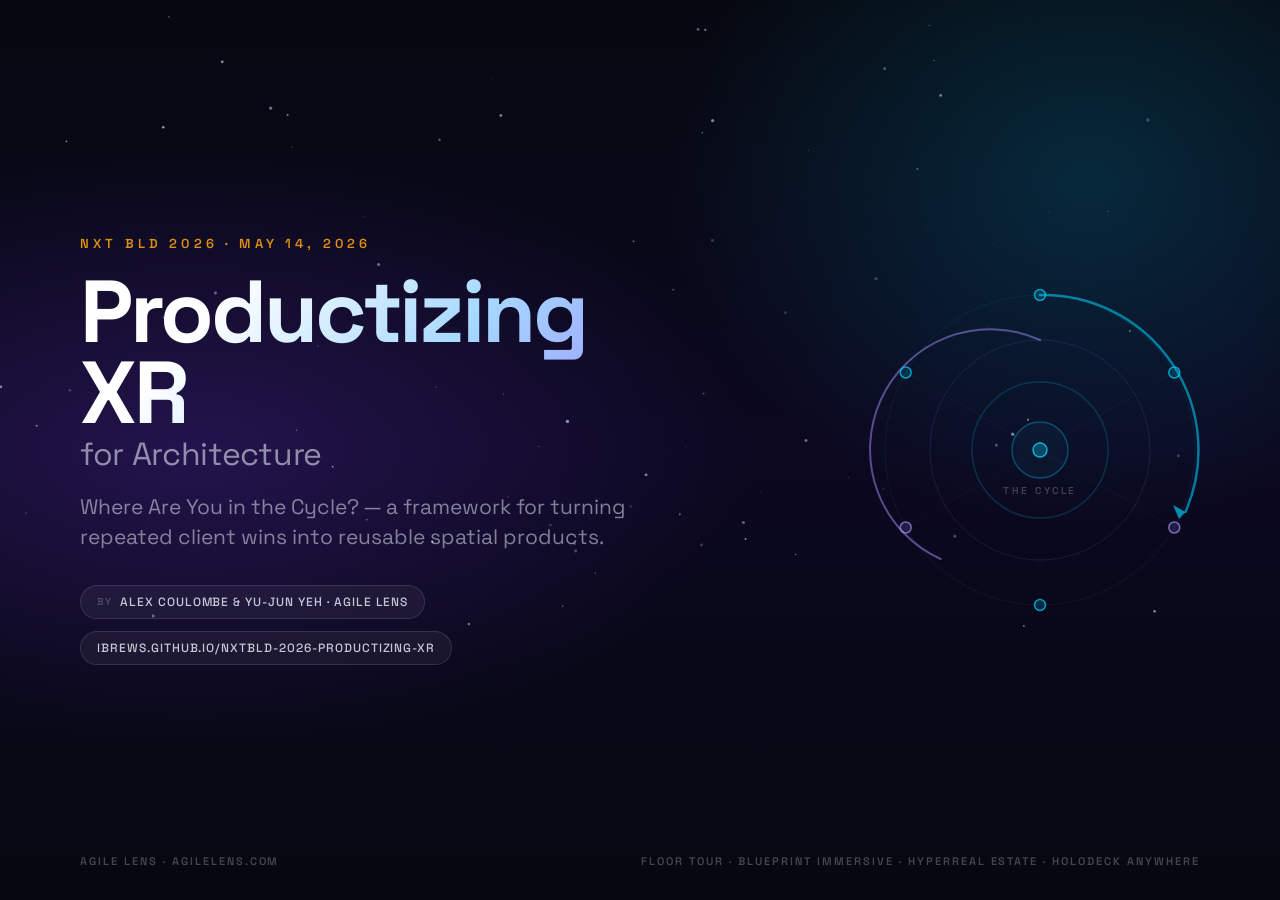
<file: social.html>
<!DOCTYPE html>
<html lang="en">
<head>
<meta charset="UTF-8">
<title>NXT BLD 2026 — Productizing XR for Architecture — Social Card</title>
<link rel="preconnect" href="https://fonts.googleapis.com">
<link rel="preconnect" href="https://fonts.gstatic.com" crossorigin>
<link href="https://fonts.googleapis.com/css2?family=Space+Grotesk:wght@300;400;500;600;700&display=swap" rel="stylesheet">
<style>
*,*::before,*::after{box-sizing:border-box;margin:0;padding:0}
:root{--bg:#060810;--teal:#00d4ff;--purple:#a78bfa;--amber:#f59e0b;--text:#f0f4ff;--dim:rgba(240,244,255,.5);--font:'Space Grotesk',system-ui,sans-serif}
html,body{width:1200px;height:630px;overflow:hidden;background:var(--bg);color:var(--text);font-family:var(--font)}
.bg{position:absolute;inset:0;overflow:hidden}
.bg-gradient{position:absolute;inset:0;background:radial-gradient(ellipse 80% 60% at 15% 50%,rgba(124,58,237,.22) 0%,transparent 55%),radial-gradient(ellipse 60% 70% at 85% 20%,rgba(0,212,255,.16) 0%,transparent 55%),linear-gradient(180deg,#060810 0%,#0b0820 50%,#060810 100%)}
canvas{position:absolute;inset:0}
.cycle{position:absolute;top:50%;right:60px;transform:translateY(-50%);width:360px;height:360px}
.cycle svg{width:100%;height:100%}
.content{position:absolute;top:50%;left:80px;transform:translateY(-50%);max-width:660px;z-index:10}
.tag{font-size:13px;font-weight:600;letter-spacing:.32em;text-transform:uppercase;color:var(--amber);opacity:.9;margin-bottom:20px}
.title{font-size:88px;font-weight:700;line-height:.92;letter-spacing:-.035em;background:linear-gradient(130deg,#fff 20%,#a5d8ff 55%,#9b8cff 90%);-webkit-background-clip:text;-webkit-text-fill-color:transparent;background-clip:text;margin-bottom:4px}
.subtitle{font-size:32px;font-weight:400;line-height:1;letter-spacing:-.01em;color:rgba(240,244,255,.55);margin-bottom:22px}
.tagline{font-size:21px;font-weight:400;color:var(--dim);line-height:1.45;max-width:580px;margin-bottom:32px}
.meta{display:flex;align-items:center;gap:12px;flex-wrap:wrap}
.pill{display:inline-flex;align-items:center;gap:8px;background:rgba(255,255,255,.05);border:1px solid rgba(255,255,255,.12);border-radius:30px;padding:8px 16px;font-size:12px;font-weight:500;letter-spacing:.08em;text-transform:uppercase;color:rgba(255,255,255,.5)}
.pill .lbl{opacity:.45;font-size:10px}
.pill .val{color:rgba(240,244,255,.8)}
.footer{position:absolute;bottom:32px;left:80px;right:80px;display:flex;justify-content:space-between;align-items:center;font-size:11px;font-weight:600;letter-spacing:.18em;text-transform:uppercase;color:rgba(255,255,255,.25)}
</style>
</head>
<body>
<div class="bg">
  <div class="bg-gradient"></div>
  <canvas id="stars"></canvas>
</div>

<div class="cycle">
  <svg viewBox="0 0 360 360">
    <circle fill="none" stroke="rgba(0,212,255,.08)" stroke-width="1" cx="180" cy="180" r="155"/>
    <circle fill="none" stroke="rgba(167,139,250,.12)" stroke-width="1" cx="180" cy="180" r="110"/>
    <circle fill="none" stroke="rgba(0,212,255,.18)" stroke-width="1.5" cx="180" cy="180" r="68"/>
    <path d="M 180 25 A 155 155 0 0 1 325.5 242" fill="none" stroke="rgba(0,212,255,.55)" stroke-width="2.5" stroke-linecap="round"/>
    <path d="M 180 70 A 110 110 0 0 0 80.6 289" fill="none" stroke="rgba(167,139,250,.5)" stroke-width="2" stroke-linecap="round"/>
    <circle cx="180" cy="25" r="5.5" fill="rgba(0,212,255,.15)" stroke="rgba(0,212,255,.7)" stroke-width="1.5"/>
    <circle cx="314.3" cy="102.5" r="5.5" fill="rgba(0,212,255,.15)" stroke="rgba(0,212,255,.7)" stroke-width="1.5"/>
    <circle cx="314.3" cy="257.5" r="5.5" fill="rgba(167,139,250,.15)" stroke="rgba(167,139,250,.7)" stroke-width="1.5"/>
    <circle cx="180" cy="335" r="5.5" fill="rgba(0,212,255,.15)" stroke="rgba(0,212,255,.7)" stroke-width="1.5"/>
    <circle cx="45.7" cy="257.5" r="5.5" fill="rgba(167,139,250,.15)" stroke="rgba(167,139,250,.7)" stroke-width="1.5"/>
    <circle cx="45.7" cy="102.5" r="5.5" fill="rgba(0,212,255,.15)" stroke="rgba(0,212,255,.7)" stroke-width="1.5"/>
    <line x1="180" y1="25" x2="180" y2="335" stroke="rgba(255,255,255,.04)" stroke-width=".8"/>
    <line x1="45.7" y1="102.5" x2="314.3" y2="257.5" stroke="rgba(255,255,255,.04)" stroke-width=".8"/>
    <line x1="314.3" y1="102.5" x2="45.7" y2="257.5" stroke="rgba(255,255,255,.04)" stroke-width=".8"/>
    <polygon points="325.5,242 313,235 319,249" fill="rgba(0,212,255,.65)"/>
    <circle cx="180" cy="180" r="28" fill="rgba(0,212,255,.04)" stroke="rgba(0,212,255,.3)" stroke-width="1.5"/>
    <circle cx="180" cy="180" r="7" fill="rgba(0,212,255,.25)" stroke="rgba(0,212,255,.8)" stroke-width="1.5"/>
    <text x="180" y="224" text-anchor="middle" fill="rgba(255,255,255,.22)" font-family="Space Grotesk,sans-serif" font-size="10" font-weight="600" letter-spacing="2.5">THE CYCLE</text>
  </svg>
</div>

<div class="content">
  <div class="tag">NXT BLD 2026 &middot; May 14, 2026</div>
  <h1 class="title">Productizing<br>XR</h1>
  <p class="subtitle">for Architecture</p>
  <p class="tagline">Where Are You in the Cycle? — a framework for turning repeated client wins into reusable spatial products.</p>
  <div class="meta">
    <div class="pill"><span class="lbl">By</span><span class="val">Alex Coulombe &amp; Yu-Jun Yeh &middot; Agile Lens</span></div>
    <div class="pill"><span class="val">ibrews.github.io/nxtbld-2026-productizing-xr</span></div>
  </div>
</div>

<div class="footer">
  <span>Agile Lens &middot; agilelens.com</span>
  <span>Floor Tour &middot; Blueprint Immersive &middot; Hyperreal Estate &middot; Holodeck Anywhere</span>
</div>

<script>
const cv=document.getElementById('stars'),sc=cv.getContext('2d');
cv.width=1200;cv.height=630;
const stars=Array.from({length:90},()=>({x:Math.random()*1200,y:Math.random()*630,r:Math.random()*1.4+.3,o:Math.random()*.5+.15}));
stars.forEach(s=>{sc.beginPath();sc.arc(s.x,s.y,s.r,0,Math.PI*2);sc.fillStyle=`rgba(210,225,255,${s.o})`;sc.fill();});
</script>
</body>
</html>
</file>
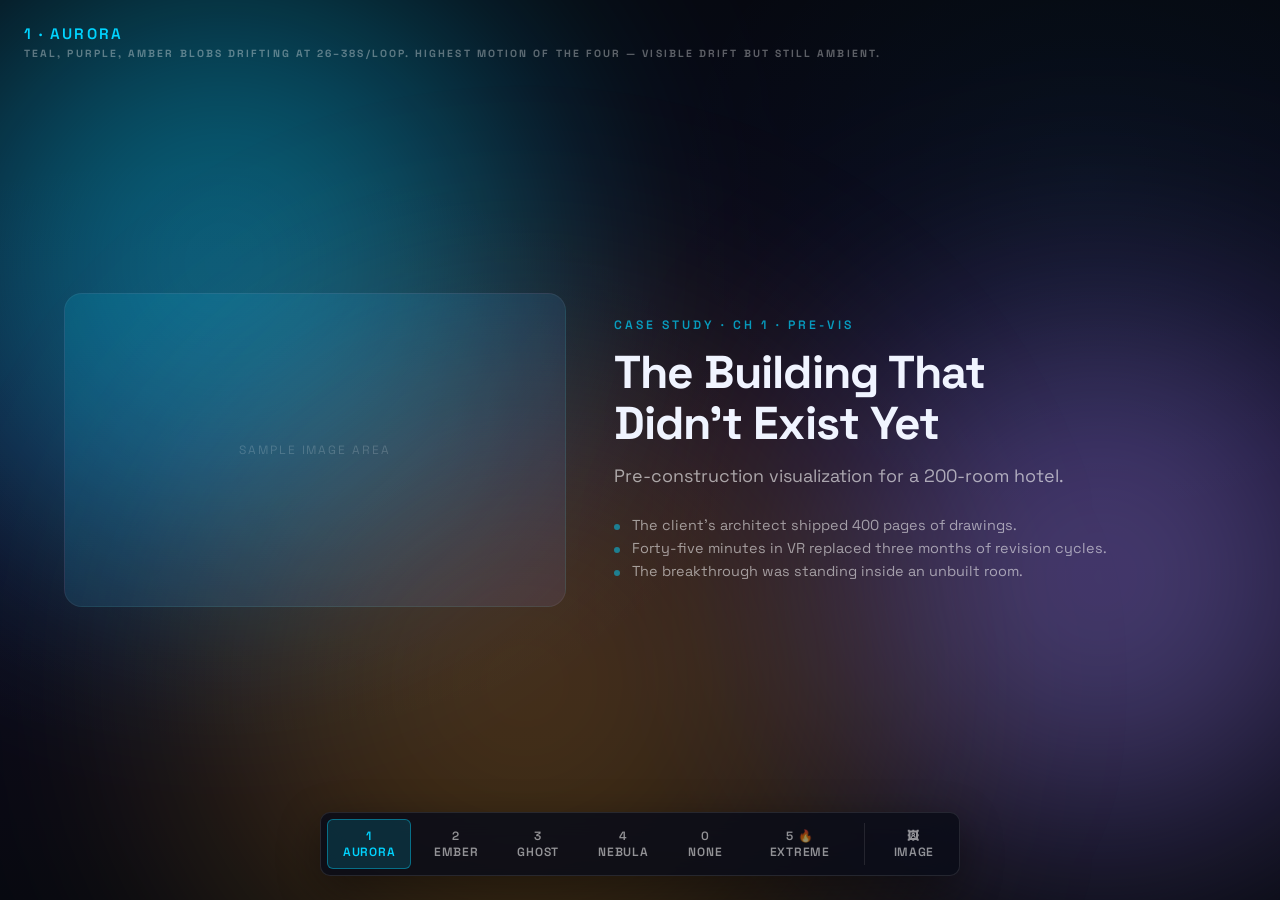
<file: tools/bg-preview.html>
<!DOCTYPE html>
<html lang="en">
<head>
<meta charset="utf-8">
<meta name="viewport" content="width=device-width,initial-scale=1,viewport-fit=cover">
<title>Spatial Deck — Background Style Preview</title>
<link rel="preconnect" href="https://fonts.googleapis.com">
<link rel="preconnect" href="https://fonts.gstatic.com" crossorigin>
<link href="https://fonts.googleapis.com/css2?family=Space+Grotesk:wght@400;500;600;700&display=swap" rel="stylesheet">
<style>
*,*::before,*::after{box-sizing:border-box;margin:0;padding:0}
:root{
  --teal:#00d4ff; --purple:#a78bfa; --amber:#f59e0b; --rose:#f43f5e;
  --bg:#060810; --text:#f0f4ff;
  --font:'Space Grotesk',system-ui,sans-serif;
}
html,body{width:100%;height:100%;overflow:hidden;background:var(--bg);color:var(--text);font-family:var(--font);-webkit-font-smoothing:antialiased}

/* ========================================================================
   STAGE — full-viewport bg + sample slide content overlay so the user can
   judge distraction level. Bg is swapped via a body class.
======================================================================== */
.stage{position:fixed;inset:0;z-index:0;overflow:hidden}
.bg-base{position:absolute;inset:0;background:radial-gradient(ellipse 80% 60% at 15% 50%,rgba(124,58,237,.05) 0%,transparent 55%),radial-gradient(ellipse 60% 70% at 85% 20%,rgba(0,212,255,.04) 0%,transparent 55%),linear-gradient(180deg,#060810 0%,#0b0820 50%,#060810 100%)}
.test-image{position:absolute;left:5%;right:5%;top:5%;bottom:5%;background:url('bg-preview-assets/testshot.jpg') center/contain no-repeat;opacity:0;transition:opacity .25s;border-radius:14px;box-shadow:0 24px 80px rgba(0,0,0,.5)}
body.show-image .test-image{opacity:1}
body.show-image .slide-mock{display:none}

/* Sample slide content (kept light so the bg is what we're judging) */
.slide-mock{position:relative;z-index:5;width:100%;height:100%;display:flex;align-items:center;justify-content:center;padding:clamp(40px,5vw,80px);pointer-events:none}
.slide-mock-inner{display:grid;grid-template-columns:1fr 1.2fr;gap:48px;max-width:1400px;width:100%;align-items:center}
.slide-mock-img{aspect-ratio:16/10;border-radius:18px;background:linear-gradient(135deg,rgba(0,212,255,.15),rgba(167,139,250,.1));border:1px solid rgba(255,255,255,.06);display:flex;align-items:center;justify-content:center;color:rgba(255,255,255,.18);font-size:.75rem;letter-spacing:.16em;text-transform:uppercase}
.slide-mock-text .ytag{font-size:clamp(.65rem,.95vw,.95rem);font-weight:600;letter-spacing:.25em;text-transform:uppercase;color:var(--teal);opacity:.7;margin-bottom:14px}
.slide-mock-text h1{font-size:clamp(1.8rem,3.6vw,3.6rem);font-weight:700;letter-spacing:-.02em;line-height:1.1;margin-bottom:14px}
.slide-mock-text p{font-size:clamp(1rem,1.4vw,1.4rem);color:rgba(255,255,255,.6);line-height:1.5;margin-bottom:24px}
.slide-mock-text ul{list-style:none}
.slide-mock-text li{font-size:clamp(.9rem,1.1vw,1.1rem);color:rgba(255,255,255,.55);line-height:1.6;padding-left:18px;position:relative}
.slide-mock-text li::before{content:'';position:absolute;left:0;top:.7em;width:6px;height:6px;border-radius:50%;background:var(--teal);opacity:.5}
@media (max-width:760px){.slide-mock-inner{grid-template-columns:1fr;gap:24px}.slide-mock-img{max-height:36vh}}

/* ========================================================================
   OPTION 1 — AURORA
   Three large blurred blobs in deck accent colors drift slowly.
   ~75s cycle. mix-blend-mode: screen for soft layering. GPU-only.
======================================================================== */
body.bg1 .opt-aurora{display:block}
.opt-aurora{display:none;position:absolute;inset:0;overflow:hidden;mix-blend-mode:screen}
.opt-aurora .blob{position:absolute;border-radius:50%;filter:blur(110px);will-change:transform}
.opt-aurora .b1{width:55%;aspect-ratio:1;background:radial-gradient(circle,rgba(0,212,255,.55),rgba(0,212,255,0));top:-10%;left:-10%;animation:aurora1 26s linear infinite}
.opt-aurora .b2{width:48%;aspect-ratio:1;background:radial-gradient(circle,rgba(167,139,250,.5),rgba(167,139,250,0));top:30%;right:-10%;animation:aurora2 32s linear infinite}
.opt-aurora .b3{width:62%;aspect-ratio:1;background:radial-gradient(circle,rgba(245,158,11,.32),rgba(245,158,11,0));bottom:-20%;left:10%;animation:aurora3 38s linear infinite}
@keyframes aurora1{0%{transform:translate(0,0)}25%{transform:translate(28vw,18vh)}50%{transform:translate(40vw,38vh)}75%{transform:translate(12vw,28vh)}100%{transform:translate(0,0)}}
@keyframes aurora2{0%{transform:translate(0,0)}25%{transform:translate(-20vw,-15vh)}50%{transform:translate(-32vw,8vh)}75%{transform:translate(-15vw,22vh)}100%{transform:translate(0,0)}}
@keyframes aurora3{0%{transform:translate(0,0)}25%{transform:translate(18vw,-15vh)}50%{transform:translate(28vw,-30vh)}75%{transform:translate(8vw,-18vh)}100%{transform:translate(0,0)}}

/* ========================================================================
   OPTION 2 — EMBER
   Warm tones (amber + rose) very slow opacity pulse + subtle drift.
   Like distant firelight on stone. Lower energy than Aurora.
======================================================================== */
body.bg2 .opt-ember{display:block}
.opt-ember{display:none;position:absolute;inset:0;overflow:hidden;mix-blend-mode:screen}
.opt-ember .blob{position:absolute;border-radius:50%;filter:blur(140px);will-change:transform,opacity}
.opt-ember .b1{width:60%;aspect-ratio:1;background:radial-gradient(circle,rgba(245,158,11,.5),rgba(245,158,11,0));top:-15%;left:20%;animation:emberDrift1 32s linear infinite,emberPulse1 9s ease-in-out infinite alternate}
.opt-ember .b2{width:50%;aspect-ratio:1;background:radial-gradient(circle,rgba(244,63,94,.35),rgba(244,63,94,0));bottom:-10%;right:-5%;animation:emberDrift2 40s linear infinite,emberPulse2 12s ease-in-out infinite alternate}
.opt-ember .b3{width:40%;aspect-ratio:1;background:radial-gradient(circle,rgba(254,215,170,.18),rgba(254,215,170,0));top:50%;left:-10%;animation:emberDrift3 36s linear infinite,emberPulse3 14s ease-in-out infinite alternate}
@keyframes emberDrift1{0%{transform:translate(0,0)}25%{transform:translate(-15vw,18vh)}50%{transform:translate(-22vw,28vh)}75%{transform:translate(-8vw,18vh)}100%{transform:translate(0,0)}}
@keyframes emberDrift2{0%{transform:translate(0,0)}25%{transform:translate(-18vw,-12vh)}50%{transform:translate(-28vw,-22vh)}75%{transform:translate(-12vw,-10vh)}100%{transform:translate(0,0)}}
@keyframes emberDrift3{0%{transform:translate(0,0)}25%{transform:translate(28vw,-6vh)}50%{transform:translate(38vw,-12vh)}75%{transform:translate(20vw,-4vh)}100%{transform:translate(0,0)}}
@keyframes emberPulse1{0%{opacity:.7}100%{opacity:1}}
@keyframes emberPulse2{0%{opacity:.55}100%{opacity:1}}
@keyframes emberPulse3{0%{opacity:.5}100%{opacity:.95}}

/* ========================================================================
   OPTION 3 — GHOST (Christmas Carol audience feel)
   Pale, low-opacity wisps drifting at different speeds — suggests
   ethereal figures hovering in space. Wider blur, lower saturation.
======================================================================== */
body.bg3 .opt-ghost{display:block}
.opt-ghost{display:none;position:absolute;inset:0;overflow:hidden;mix-blend-mode:screen}
.opt-ghost .blob{position:absolute;border-radius:50%;filter:blur(140px);will-change:transform}
.opt-ghost .b1{width:50%;aspect-ratio:1;background:radial-gradient(circle,rgba(180,210,255,.32),rgba(180,210,255,0));top:10%;left:5%;animation:ghost1 28s linear infinite}
.opt-ghost .b2{width:42%;aspect-ratio:1;background:radial-gradient(circle,rgba(220,200,255,.28),rgba(220,200,255,0));top:30%;right:5%;animation:ghost2 36s linear infinite}
.opt-ghost .b3{width:55%;aspect-ratio:1;background:radial-gradient(circle,rgba(160,180,220,.24),rgba(160,180,220,0));bottom:-5%;left:30%;animation:ghost3 32s linear infinite}
.opt-ghost .b4{width:38%;aspect-ratio:1;background:radial-gradient(circle,rgba(200,210,250,.22),rgba(200,210,250,0));top:55%;left:-5%;animation:ghost4 44s linear infinite}
@keyframes ghost1{0%{transform:translate(0,0)}25%{transform:translate(20vw,12vh)}50%{transform:translate(28vw,-2vh)}75%{transform:translate(10vw,-12vh)}100%{transform:translate(0,0)}}
@keyframes ghost2{0%{transform:translate(0,0)}25%{transform:translate(-15vw,14vh)}50%{transform:translate(-18vw,28vh)}75%{transform:translate(-6vw,16vh)}100%{transform:translate(0,0)}}
@keyframes ghost3{0%{transform:translate(0,0)}25%{transform:translate(-12vw,-12vh)}50%{transform:translate(8vw,-22vh)}75%{transform:translate(14vw,-8vh)}100%{transform:translate(0,0)}}
@keyframes ghost4{0%{transform:translate(0,0)}25%{transform:translate(22vw,-4vh)}50%{transform:translate(36vw,12vh)}75%{transform:translate(18vw,18vh)}100%{transform:translate(0,0)}}

/* ========================================================================
   OPTION 4 — NEBULA
   Cool + warm blobs combined, with one slow-rotating element behind.
   Most active of the four — still slow but feels alive.
======================================================================== */
body.bg4 .opt-nebula{display:block}
.opt-nebula{display:none;position:absolute;inset:0;overflow:hidden;mix-blend-mode:screen}
.opt-nebula .blob{position:absolute;border-radius:50%;filter:blur(120px);will-change:transform}
.opt-nebula .swirl{position:absolute;inset:-25%;background:conic-gradient(from 0deg,rgba(0,212,255,.05),rgba(167,139,250,.04),rgba(245,158,11,.05),rgba(244,63,94,.04),rgba(0,212,255,.05));filter:blur(80px);will-change:transform;animation:swirl 80s linear infinite}
.opt-nebula .b1{width:45%;aspect-ratio:1;background:radial-gradient(circle,rgba(0,212,255,.45),rgba(0,212,255,0));top:-5%;left:0;animation:nebula1 30s linear infinite}
.opt-nebula .b2{width:42%;aspect-ratio:1;background:radial-gradient(circle,rgba(167,139,250,.42),rgba(167,139,250,0));bottom:-5%;right:5%;animation:nebula2 36s linear infinite}
.opt-nebula .b3{width:35%;aspect-ratio:1;background:radial-gradient(circle,rgba(245,158,11,.28),rgba(245,158,11,0));top:50%;left:50%;animation:nebula3 26s linear infinite}
@keyframes nebula1{0%{transform:translate(0,0)}25%{transform:translate(22vw,18vh)}50%{transform:translate(32vw,8vh)}75%{transform:translate(14vw,-8vh)}100%{transform:translate(0,0)}}
@keyframes nebula2{0%{transform:translate(0,0)}25%{transform:translate(-18vw,-14vh)}50%{transform:translate(-28vw,4vh)}75%{transform:translate(-12vw,12vh)}100%{transform:translate(0,0)}}
@keyframes nebula3{0%{transform:translate(-50%,-50%)}25%{transform:translate(-30%,-58%)}50%{transform:translate(-22%,-42%)}75%{transform:translate(-58%,-44%)}100%{transform:translate(-50%,-50%)}}
@keyframes swirl{0%{transform:rotate(0deg)}100%{transform:rotate(360deg)}}

/* ========================================================================
   OPTION 5 — EXTREME (proof / debug)
   Saturated colors, fast cycles, big translation. Deliberately over the
   top so the effect is unmistakable, including on top of an image.
======================================================================== */
body.bg5 .opt-extreme{display:block}
.opt-extreme{display:none;position:absolute;inset:0;overflow:hidden;mix-blend-mode:screen}
.opt-extreme .blob{position:absolute;border-radius:50%;filter:blur(70px);will-change:transform}
.opt-extreme .b1{width:60%;aspect-ratio:1;background:radial-gradient(circle,rgba(0,212,255,1),rgba(0,212,255,0));top:-15%;left:-15%;animation:ext1 7s linear infinite}
.opt-extreme .b2{width:55%;aspect-ratio:1;background:radial-gradient(circle,rgba(167,139,250,.95),rgba(167,139,250,0));top:25%;right:-15%;animation:ext2 9s linear infinite}
.opt-extreme .b3{width:65%;aspect-ratio:1;background:radial-gradient(circle,rgba(245,158,11,.85),rgba(245,158,11,0));bottom:-20%;left:5%;animation:ext3 11s linear infinite}
.opt-extreme .b4{width:50%;aspect-ratio:1;background:radial-gradient(circle,rgba(244,63,94,.85),rgba(244,63,94,0));top:40%;left:30%;animation:ext4 8s linear infinite}
@keyframes ext1{0%{transform:translate(0,0)}25%{transform:translate(50vw,30vh)}50%{transform:translate(70vw,60vh)}75%{transform:translate(20vw,40vh)}100%{transform:translate(0,0)}}
@keyframes ext2{0%{transform:translate(0,0)}25%{transform:translate(-40vw,-25vh)}50%{transform:translate(-60vw,15vh)}75%{transform:translate(-30vw,40vh)}100%{transform:translate(0,0)}}
@keyframes ext3{0%{transform:translate(0,0)}25%{transform:translate(40vw,-30vh)}50%{transform:translate(60vw,-50vh)}75%{transform:translate(20vw,-30vh)}100%{transform:translate(0,0)}}
@keyframes ext4{0%{transform:translate(0,0)}25%{transform:translate(-25vw,25vh)}50%{transform:translate(20vw,-25vh)}75%{transform:translate(35vw,15vh)}100%{transform:translate(0,0)}}

/* ========================================================================
   CONTROLS
======================================================================== */
.ctl{position:fixed;left:50%;bottom:24px;transform:translateX(-50%);z-index:50;display:flex;gap:6px;background:rgba(10,12,24,.85);border:1px solid rgba(255,255,255,.1);border-radius:10px;padding:6px;backdrop-filter:blur(12px);box-shadow:0 12px 40px rgba(0,0,0,.4)}
.ctl button{background:transparent;border:none;color:rgba(255,255,255,.55);font:600 .75rem var(--font);letter-spacing:.06em;text-transform:uppercase;padding:8px 14px;border-radius:6px;cursor:pointer;transition:all .15s;font-family:var(--font)}
.ctl button:hover{color:#fff;background:rgba(255,255,255,.05)}
.ctl button.active{background:rgba(0,212,255,.15);color:var(--teal);border:1px solid rgba(0,212,255,.4)}
.label-tag{position:fixed;top:24px;left:24px;z-index:50;font-size:.65rem;font-weight:700;letter-spacing:.2em;text-transform:uppercase;color:rgba(255,255,255,.35)}
.desc-tag{position:fixed;top:48px;left:24px;z-index:50;font-size:.78rem;color:rgba(255,255,255,.6);max-width:340px;line-height:1.5}
.title-tag{font-size:.95rem;font-weight:600;color:var(--teal);margin-bottom:4px}
@media (max-width:600px){.label-tag,.desc-tag{left:12px;right:12px;max-width:none}.desc-tag{font-size:.72rem}.ctl{padding:4px;gap:3px}.ctl button{padding:6px 10px;font-size:.65rem}}
</style>
</head>
<body class="bg1">
<div class="stage">
  <div class="bg-base"></div>
  <div class="test-image"></div>
  <div class="opt-aurora"><div class="blob b1"></div><div class="blob b2"></div><div class="blob b3"></div></div>
  <div class="opt-ember"><div class="blob b1"></div><div class="blob b2"></div><div class="blob b3"></div></div>
  <div class="opt-ghost"><div class="blob b1"></div><div class="blob b2"></div><div class="blob b3"></div><div class="blob b4"></div></div>
  <div class="opt-nebula"><div class="swirl"></div><div class="blob b1"></div><div class="blob b2"></div><div class="blob b3"></div></div>
  <div class="opt-extreme"><div class="blob b1"></div><div class="blob b2"></div><div class="blob b3"></div><div class="blob b4"></div></div>
</div>

<!-- Mock slide content so you can judge distraction with real-feeling layout -->
<div class="slide-mock">
  <div class="slide-mock-inner">
    <div class="slide-mock-img">Sample image area</div>
    <div class="slide-mock-text">
      <div class="ytag">Case Study · CH 1 · Pre-Vis</div>
      <h1>The Building That<br>Didn't Exist Yet</h1>
      <p>Pre-construction visualization for a 200-room hotel.</p>
      <ul>
        <li>The client's architect shipped 400 pages of drawings.</li>
        <li>Forty-five minutes in VR replaced three months of revision cycles.</li>
        <li>The breakthrough was standing inside an unbuilt room.</li>
      </ul>
    </div>
  </div>
</div>

<div class="label-tag" id="label">
  <div class="title-tag" id="title">1 · Aurora</div>
  <div id="desc">Teal, purple, amber blobs drifting at 26–38s/loop. Highest motion of the four — visible drift but still ambient.</div>
</div>

<div class="ctl">
  <button class="active" data-bg="bg1">1 Aurora</button>
  <button data-bg="bg2">2 Ember</button>
  <button data-bg="bg3">3 Ghost</button>
  <button data-bg="bg4">4 Nebula</button>
  <button data-bg="bg0" title="Plain (current deck baseline)">0 None</button>
  <button data-bg="bg5" title="Extreme (proof of effect)">5 🔥 Extreme</button>
  <span style="width:1px;background:rgba(255,255,255,.1);margin:4px 4px"></span>
  <button id="img-toggle" title="Overlay 90% test image">🖼 Image</button>
</div>

<script>
const META = {
  bg1: {title:'1 · Aurora', desc:"Teal, purple, amber blobs drifting at 26–38s/loop. Highest motion of the four — visible drift but still ambient."},
  bg2: {title:'2 · Ember',  desc:'Warm amber + rose drift at 32–40s with 9–14s opacity pulse. Distant firelight on stone.'},
  bg3: {title:'3 · Ghost',  desc:'Pale wisps drifting at staggered 28–44s loops — A Christmas Carol audience. Ethereal, least "designed."'},
  bg4: {title:'4 · Nebula', desc:'Cool + warm blobs (26–36s) + slow conic rotation behind (80s). Fullest texture without being busy.'},
  bg0: {title:'0 · None',   desc:'Current Spatial Deck baseline — static gradient + stars. For comparison.'},
  bg5: {title:'5 · 🔥 EXTREME', desc:'Saturated, fast (7–11s loops), large translation. Deliberately over the top — proof the blend mode + animation work, especially on top of the image.'}
};
const buttons = document.querySelectorAll('.ctl button[data-bg]');
const titleEl = document.getElementById('title');
const descEl = document.getElementById('desc');
buttons.forEach(b => b.addEventListener('click', () => {
  const bg = b.dataset.bg;
  // Preserve show-image state when switching bg style
  const wasImageOn = document.body.classList.contains('show-image');
  document.body.className = (bg === 'bg0' ? '' : bg) + (wasImageOn ? ' show-image' : '');
  buttons.forEach(x => x.classList.toggle('active', x === b));
  titleEl.textContent = META[bg].title;
  descEl.textContent  = META[bg].desc;
}));
// Keyboard 1-4-0 to switch + I to toggle image
document.addEventListener('keydown', e => {
  const map = {'1':'bg1','2':'bg2','3':'bg3','4':'bg4','5':'bg5','0':'bg0'};
  if (map[e.key]) document.querySelector(`button[data-bg="${map[e.key]}"]`).click();
  if (e.key === 'i' || e.key === 'I') document.getElementById('img-toggle').click();
});
// Image toggle
document.getElementById('img-toggle').addEventListener('click', () => {
  document.body.classList.toggle('show-image');
  document.getElementById('img-toggle').classList.toggle('active', document.body.classList.contains('show-image'));
});
</script>
</body>
</html>
</file>
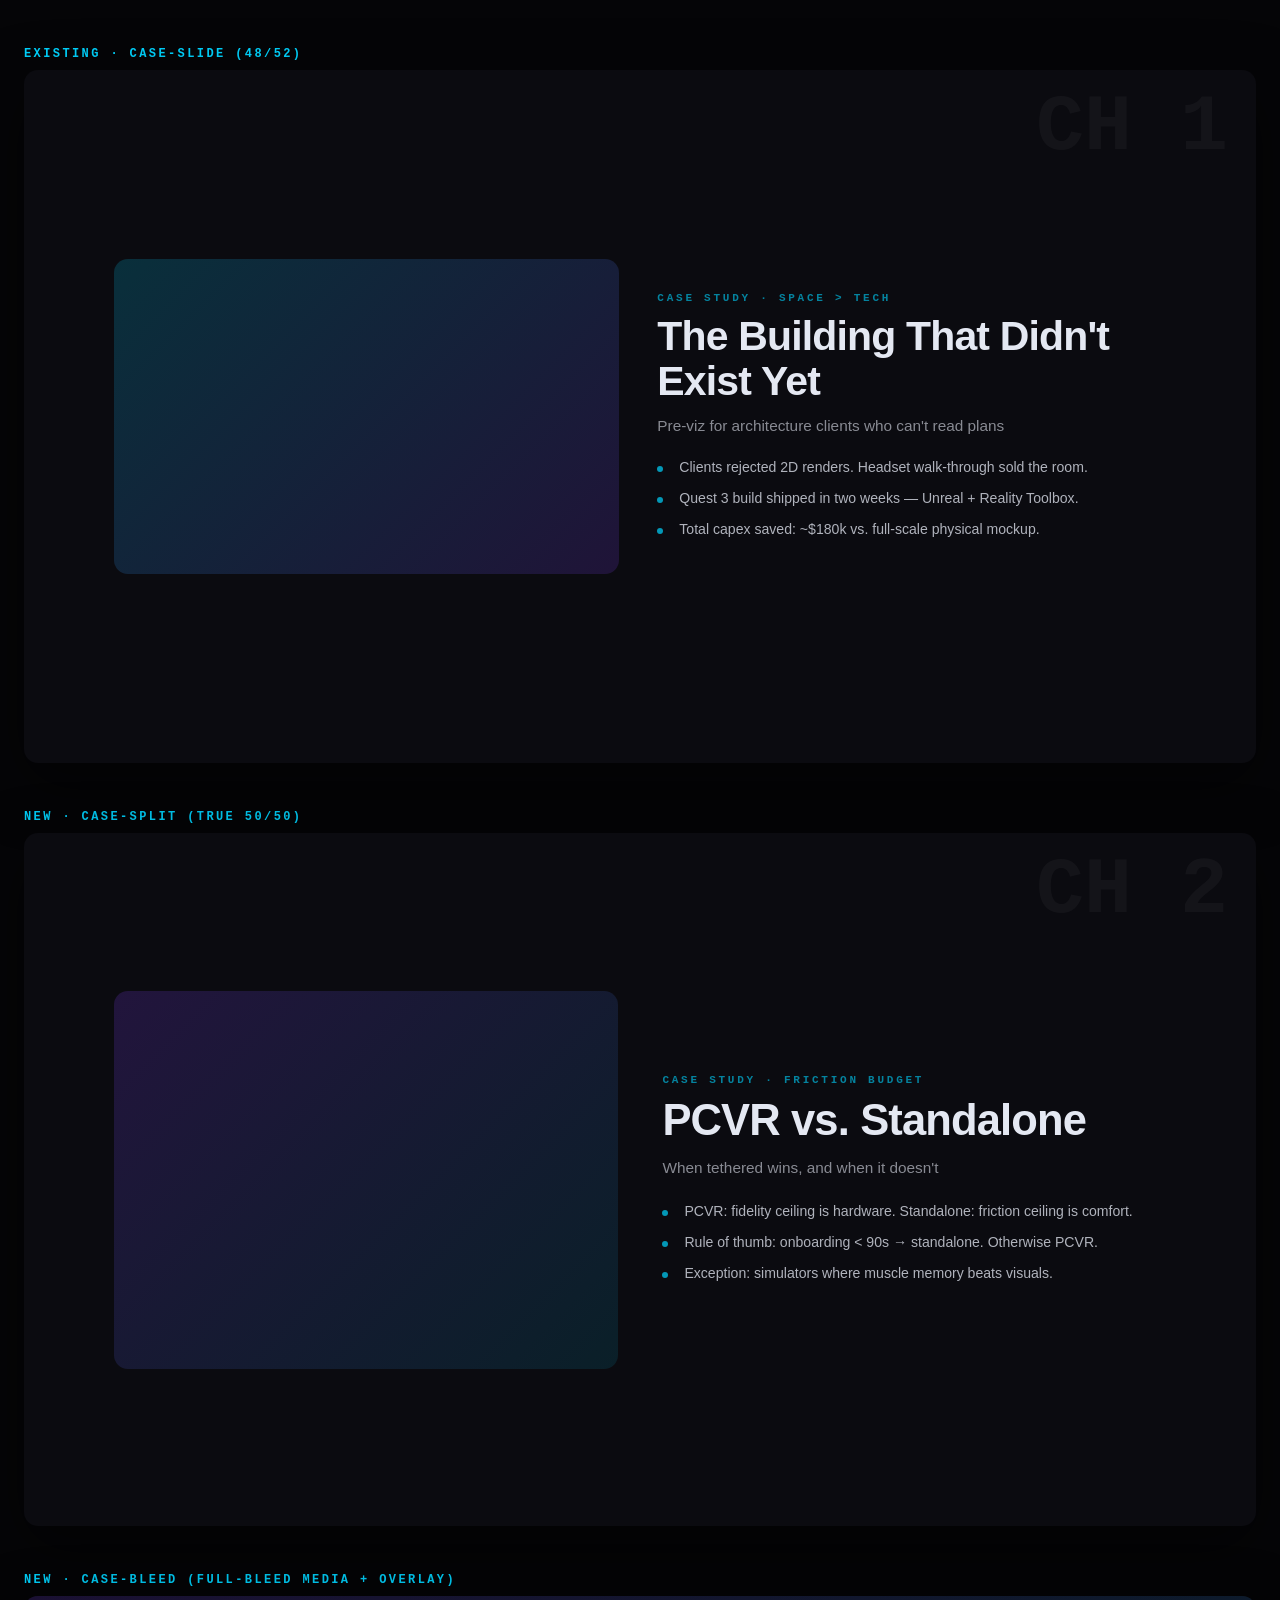
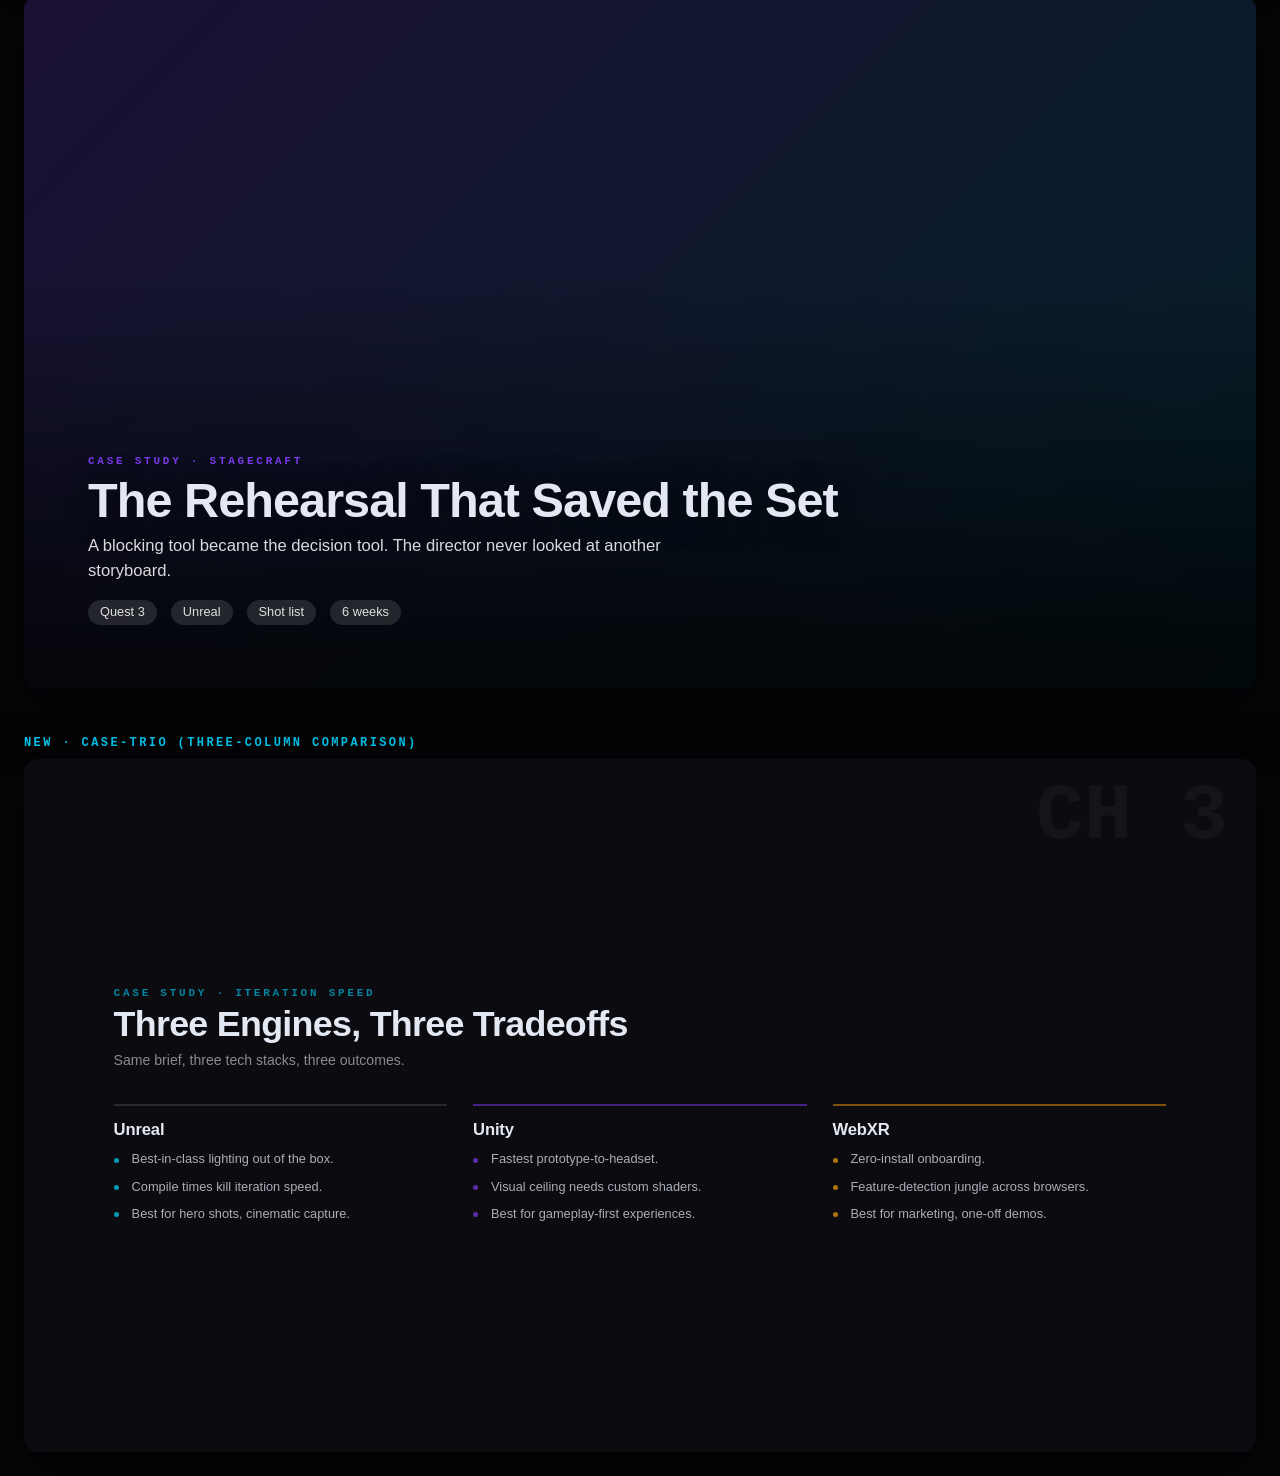
<file: tools/layouts/preview.html>
<!doctype html>
<html lang="en">
<head>
<meta charset="utf-8">
<meta name="viewport" content="width=device-width,initial-scale=1">
<title>Spatial Deck — Layout Preview</title>
<style>
/* ── Existing token subset (match index.html :root) ── */
:root{
  --bg:#0b0b10;--fg:rgba(240,244,255,.95);--dim:rgba(240,244,255,.55);
  --teal:#00d4ff;--purple:#7c3aed;--amber:#f59e0b;--rose:#f43f7d;
}
*{box-sizing:border-box}
body{margin:0;font:15px/1.5 -apple-system,BlinkMacSystemFont,"Segoe UI",sans-serif;
     background:#050507;color:var(--fg)}
h3{font:600 12px/1 ui-monospace,monospace;letter-spacing:.2em;text-transform:uppercase;
   color:var(--teal);margin:48px 24px 10px}
.slide{position:relative;aspect-ratio:16/9;background:var(--bg);margin:0 24px 24px;
       border-radius:14px;overflow:hidden;box-shadow:0 20px 60px rgba(0,0,0,.5)}
.slide .year-ghost{position:absolute;top:18px;right:28px;font:700 80px/1 ui-monospace,monospace;
                   color:rgba(255,255,255,.04);pointer-events:none}

/* ── EXISTING: .case-slide (row 48/52, already in index.html) ── */
/* Included here for reference — NOT part of the patch. */
.case-slide-ref{display:flex;flex-direction:row;gap:clamp(24px,3vw,60px);
                padding:clamp(40px,5vw,90px) clamp(60px,7vw,140px);height:100%;align-items:center}
.case-slide-ref .img{flex:0 0 48%;aspect-ratio:16/10;border-radius:14px;
                     background:linear-gradient(135deg,rgba(0,212,255,.18),rgba(124,58,237,.18))}
.case-slide-ref .content{flex:1;display:flex;flex-direction:column;gap:10px}
.case-slide-ref .ytag{font:600 11px/1 ui-monospace,monospace;letter-spacing:.25em;
                      text-transform:uppercase;color:var(--teal);opacity:.6}
.case-slide-ref .title{font:700 clamp(28px,3.2vw,52px)/1.1 -apple-system,sans-serif;
                       letter-spacing:-.02em}
.case-slide-ref .sub{color:var(--dim);font-size:clamp(14px,1.2vw,22px);margin-bottom:10px}
.case-slide-ref ul{list-style:none;padding:0;margin:0;display:flex;flex-direction:column;gap:10px}
.case-slide-ref ul li{padding-left:22px;position:relative;color:rgba(240,244,255,.72);
                      font-size:clamp(13px,1.1vw,18px);line-height:1.5}
.case-slide-ref ul li::before{content:'';position:absolute;left:0;top:.65em;width:6px;height:6px;
                              border-radius:50%;background:var(--teal);opacity:.7}

/* ── NEW LAYOUT 1: case-split (true 50/50, more breathing room) ──
   Motivation: cases where image + text have equal weight and you want the
   image to crop less aggressively. Grid-based so bullet wrap behaves better
   at narrow aspect ratios. */
.case-split{display:grid;grid-template-columns:1fr 1fr;gap:clamp(28px,3.5vw,72px);
            padding:clamp(48px,5vw,100px) clamp(64px,7vw,140px);height:100%;align-items:center}
.case-split .img{aspect-ratio:4/3;border-radius:14px;overflow:hidden;
                 background:linear-gradient(135deg,rgba(124,58,237,.2),rgba(0,212,255,.1))}
.case-split .img img,.case-split .img iframe{width:100%;height:100%;object-fit:cover;display:block}
.case-split .content{display:flex;flex-direction:column;gap:12px}
.case-split .ytag{font:600 11px/1 ui-monospace,monospace;letter-spacing:.25em;
                  text-transform:uppercase;color:var(--teal);opacity:.6}
.case-split .title{font:700 clamp(30px,3.4vw,56px)/1.05 -apple-system,sans-serif;
                   letter-spacing:-.02em}
.case-split .sub{color:var(--dim);font-size:clamp(14px,1.2vw,22px)}
.case-split ul{list-style:none;padding:0;margin:10px 0 0;display:flex;flex-direction:column;gap:10px}
.case-split ul li{padding-left:22px;position:relative;color:rgba(240,244,255,.72);
                  font-size:clamp(13px,1.1vw,18px);line-height:1.5}
.case-split ul li::before{content:'';position:absolute;left:0;top:.65em;width:6px;height:6px;
                          border-radius:50%;background:var(--teal);opacity:.7}
.accent-purple .case-split .ytag,.accent-purple .case-split ul li::before{color:var(--purple);background:var(--purple)}
.accent-amber  .case-split .ytag,.accent-amber  .case-split ul li::before{color:var(--amber);background:var(--amber)}
.accent-rose   .case-split .ytag,.accent-rose   .case-split ul li::before{color:var(--rose);background:var(--rose)}

/* ── NEW LAYOUT 2: case-bleed (full-bleed media + overlay caption) ──
   Motivation: hero/emotional moments where the image is the content and the
   text should get out of the way. Bottom-left title, subtle gradient wash. */
.case-bleed{position:relative;height:100%;overflow:hidden}
.case-bleed .img{position:absolute;inset:0;background:linear-gradient(135deg,#1a1033,#052028)}
.case-bleed .img img,.case-bleed .img iframe{width:100%;height:100%;object-fit:cover;display:block}
.case-bleed::after{content:'';position:absolute;inset:0;pointer-events:none;
                   background:linear-gradient(180deg,transparent 40%,rgba(0,0,0,.75) 95%)}
.case-bleed .content{position:absolute;left:clamp(48px,5vw,100px);bottom:clamp(40px,5vw,80px);
                     right:clamp(48px,5vw,100px);z-index:2;display:flex;flex-direction:column;gap:8px;
                     max-width:820px}
.case-bleed .ytag{font:600 11px/1 ui-monospace,monospace;letter-spacing:.25em;
                  text-transform:uppercase;color:var(--teal)}
.case-bleed .title{font:700 clamp(32px,3.8vw,64px)/1.05 -apple-system,sans-serif;
                   letter-spacing:-.02em;text-shadow:0 2px 30px rgba(0,0,0,.6)}
.case-bleed .sub{color:rgba(255,255,255,.85);font-size:clamp(15px,1.3vw,24px);max-width:70%}
.case-bleed ul{list-style:none;padding:0;margin:8px 0 0;display:flex;flex-wrap:wrap;gap:8px 14px}
.case-bleed ul li{font:500 clamp(12px,1vw,16px)/1.3 -apple-system,sans-serif;
                  color:rgba(255,255,255,.85);padding:4px 12px;border-radius:999px;
                  background:rgba(255,255,255,.12);backdrop-filter:blur(8px)}
.accent-purple .case-bleed .ytag{color:var(--purple)}
.accent-amber  .case-bleed .ytag{color:var(--amber)}
.accent-rose   .case-bleed .ytag{color:var(--rose)}

/* ── NEW LAYOUT 3: case-trio (three-column comparison) ──
   Motivation: comparison slides (A vs B vs C) where parallel structure is
   the whole point. Bullets split across 3 columns; first bullet of each
   column becomes the column header. */
.case-trio{display:flex;flex-direction:column;gap:clamp(24px,2.5vw,48px);
           padding:clamp(44px,5vw,90px) clamp(60px,7vw,140px);height:100%;justify-content:center}
.case-trio .head{display:flex;flex-direction:column;gap:6px}
.case-trio .ytag{font:600 11px/1 ui-monospace,monospace;letter-spacing:.25em;
                 text-transform:uppercase;color:var(--teal);opacity:.6}
.case-trio .title{font:700 clamp(26px,2.8vw,44px)/1.1 -apple-system,sans-serif;letter-spacing:-.02em}
.case-trio .sub{color:var(--dim);font-size:clamp(14px,1.1vw,18px);max-width:800px}
.case-trio .cols{display:grid;grid-template-columns:1fr 1fr 1fr;gap:clamp(20px,2vw,36px)}
.case-trio .col{border-top:2px solid rgba(255,255,255,.12);padding-top:14px;
                display:flex;flex-direction:column;gap:10px}
.case-trio .col h4{font:700 clamp(14px,1.3vw,20px)/1.2 -apple-system,sans-serif;letter-spacing:-.01em;
                   margin:0;color:var(--fg)}
.case-trio .col ul{list-style:none;padding:0;margin:0;display:flex;flex-direction:column;gap:8px}
.case-trio .col ul li{padding-left:18px;position:relative;color:rgba(240,244,255,.7);
                      font-size:clamp(12px,1vw,16px);line-height:1.5}
.case-trio .col ul li::before{content:'';position:absolute;left:0;top:.65em;width:5px;height:5px;
                              border-radius:50%;background:var(--teal);opacity:.7}
.case-trio .col:nth-child(2){border-top-color:rgba(124,58,237,.5)}
.case-trio .col:nth-child(2) ul li::before{background:var(--purple)}
.case-trio .col:nth-child(3){border-top-color:rgba(245,158,11,.5)}
.case-trio .col:nth-child(3) ul li::before{background:var(--amber)}
</style>
</head>
<body>

<h3>Existing · case-slide (48/52)</h3>
<div class="slide">
  <div class="year-ghost">CH 1</div>
  <div class="case-slide-ref">
    <div class="img"></div>
    <div class="content">
      <div class="ytag">Case Study · SPACE &gt; TECH</div>
      <div class="title">The Building That Didn't Exist Yet</div>
      <div class="sub">Pre-viz for architecture clients who can't read plans</div>
      <ul>
        <li>Clients rejected 2D renders. Headset walk-through sold the room.</li>
        <li>Quest 3 build shipped in two weeks — Unreal + Reality Toolbox.</li>
        <li>Total capex saved: ~$180k vs. full-scale physical mockup.</li>
      </ul>
    </div>
  </div>
</div>

<h3>New · case-split (true 50/50)</h3>
<div class="slide">
  <div class="year-ghost">CH 2</div>
  <div class="case-split">
    <div class="img"></div>
    <div class="content">
      <div class="ytag">Case Study · FRICTION BUDGET</div>
      <div class="title">PCVR vs. Standalone</div>
      <div class="sub">When tethered wins, and when it doesn't</div>
      <ul>
        <li>PCVR: fidelity ceiling is hardware. Standalone: friction ceiling is comfort.</li>
        <li>Rule of thumb: onboarding &lt; 90s → standalone. Otherwise PCVR.</li>
        <li>Exception: simulators where muscle memory beats visuals.</li>
      </ul>
    </div>
  </div>
</div>

<h3>New · case-bleed (full-bleed media + overlay)</h3>
<div class="slide accent-purple">
  <div class="case-bleed">
    <div class="img"></div>
    <div class="content">
      <div class="ytag">Case Study · STAGECRAFT</div>
      <div class="title">The Rehearsal That Saved the Set</div>
      <div class="sub">A blocking tool became the decision tool. The director never looked at another storyboard.</div>
      <ul>
        <li>Quest 3</li>
        <li>Unreal</li>
        <li>Shot list</li>
        <li>6 weeks</li>
      </ul>
    </div>
  </div>
</div>

<h3>New · case-trio (three-column comparison)</h3>
<div class="slide">
  <div class="year-ghost">CH 3</div>
  <div class="case-trio">
    <div class="head">
      <div class="ytag">Case Study · ITERATION SPEED</div>
      <div class="title">Three Engines, Three Tradeoffs</div>
      <div class="sub">Same brief, three tech stacks, three outcomes.</div>
    </div>
    <div class="cols">
      <div class="col">
        <h4>Unreal</h4>
        <ul>
          <li>Best-in-class lighting out of the box.</li>
          <li>Compile times kill iteration speed.</li>
          <li>Best for hero shots, cinematic capture.</li>
        </ul>
      </div>
      <div class="col">
        <h4>Unity</h4>
        <ul>
          <li>Fastest prototype-to-headset.</li>
          <li>Visual ceiling needs custom shaders.</li>
          <li>Best for gameplay-first experiences.</li>
        </ul>
      </div>
      <div class="col">
        <h4>WebXR</h4>
        <ul>
          <li>Zero-install onboarding.</li>
          <li>Feature-detection jungle across browsers.</li>
          <li>Best for marketing, one-off demos.</li>
        </ul>
      </div>
    </div>
  </div>
</div>

</body>
</html>
</file>
